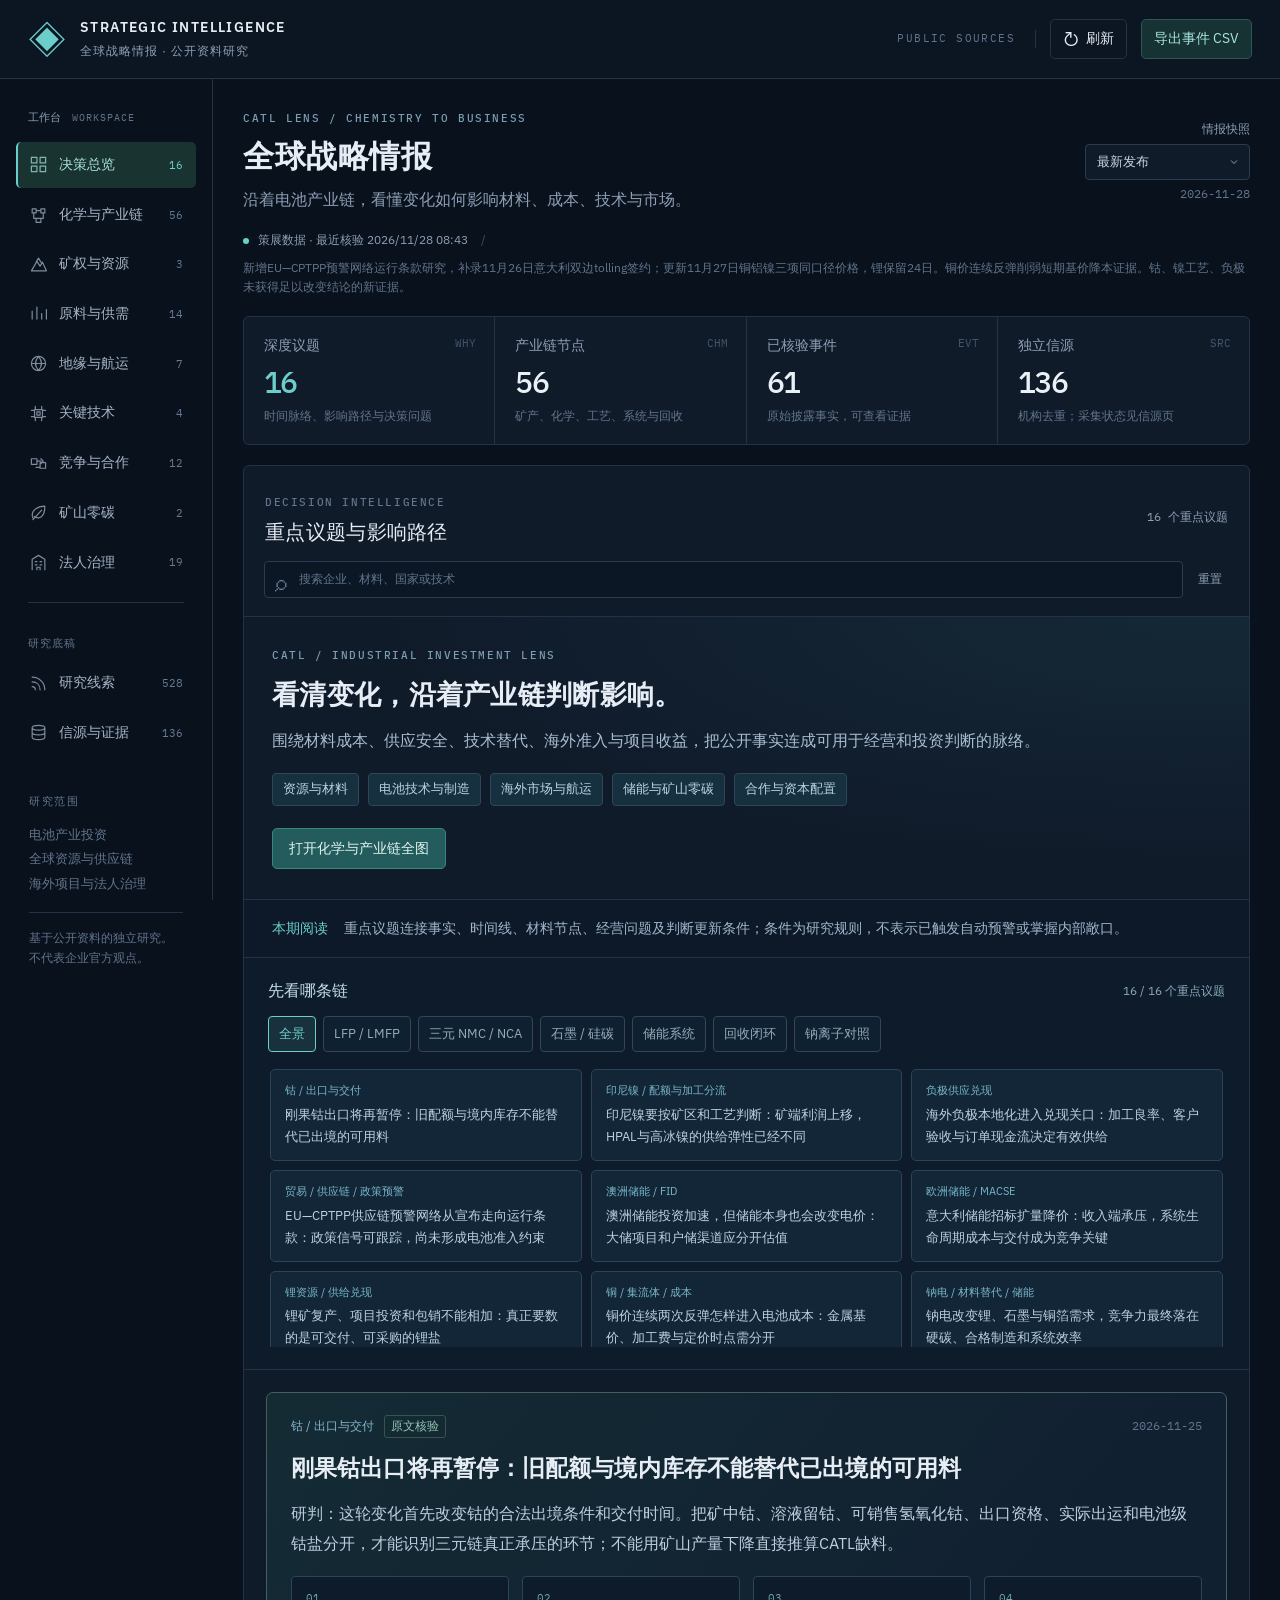
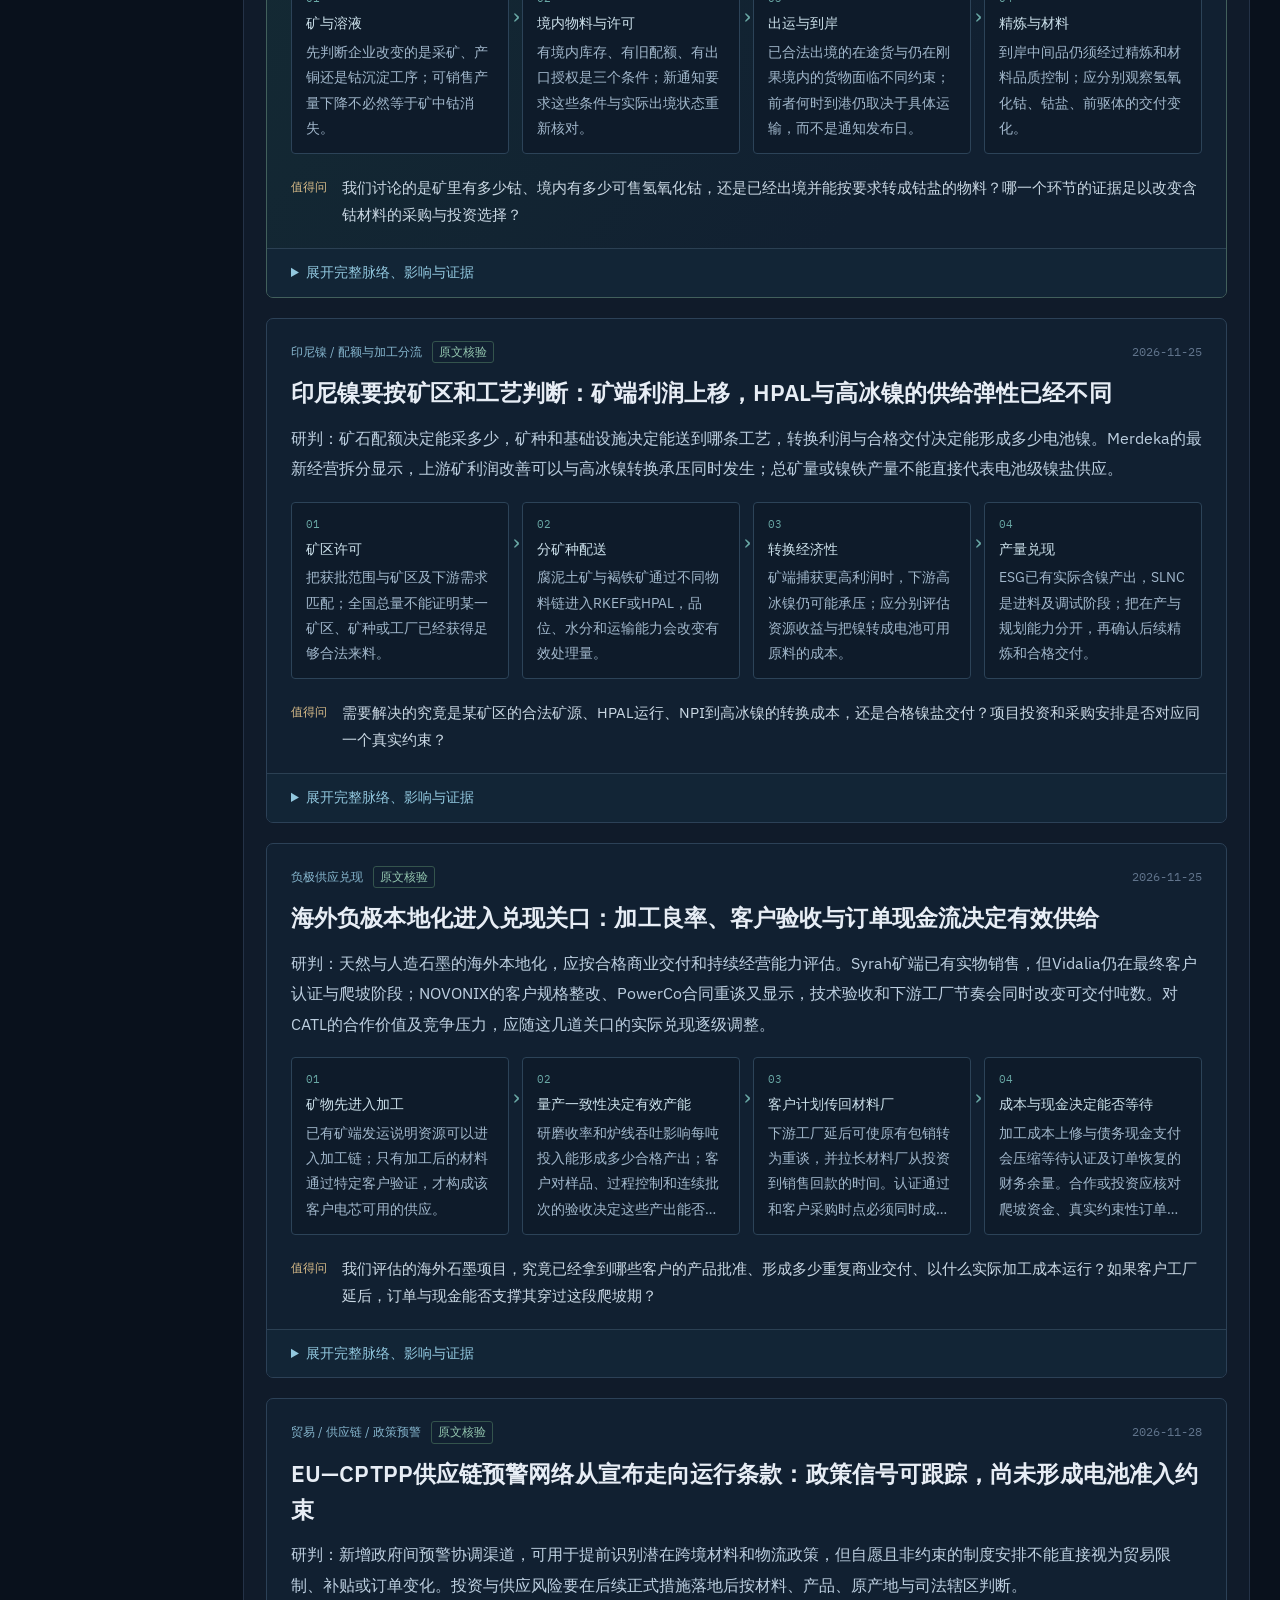
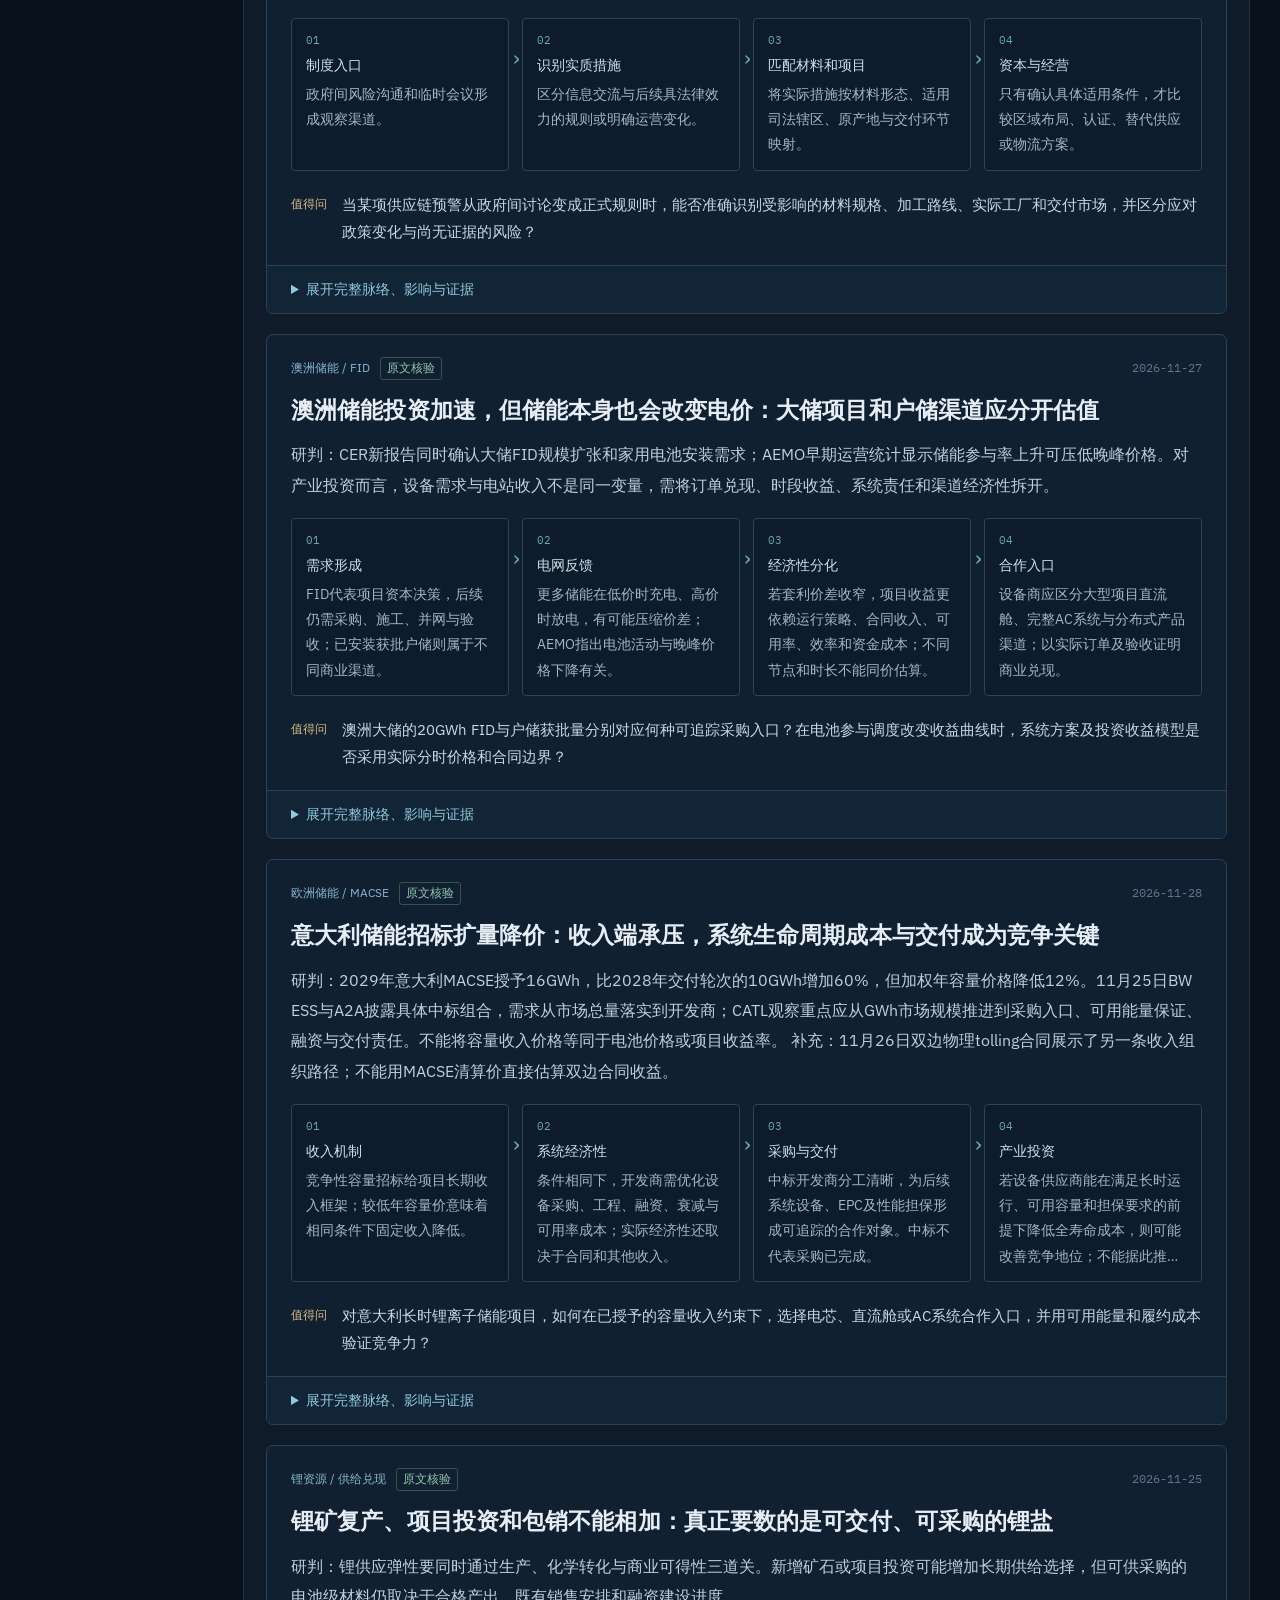
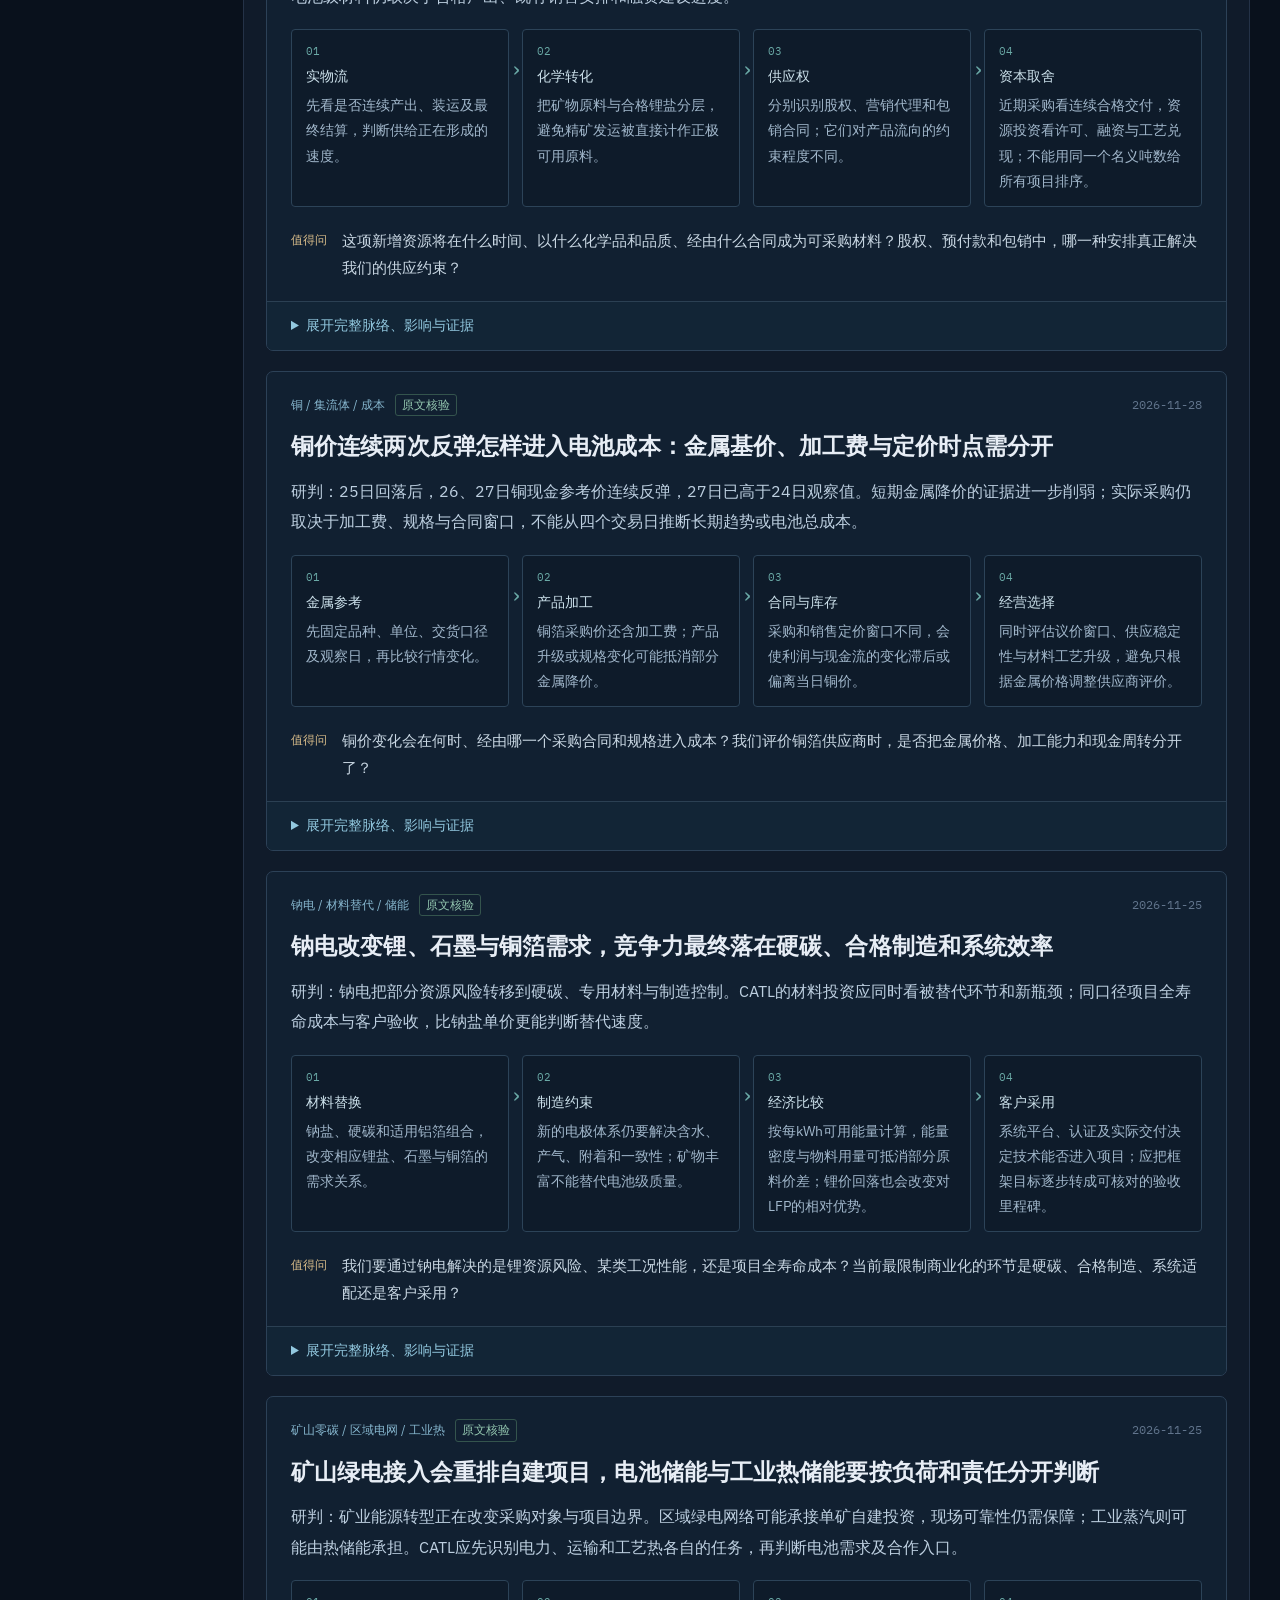
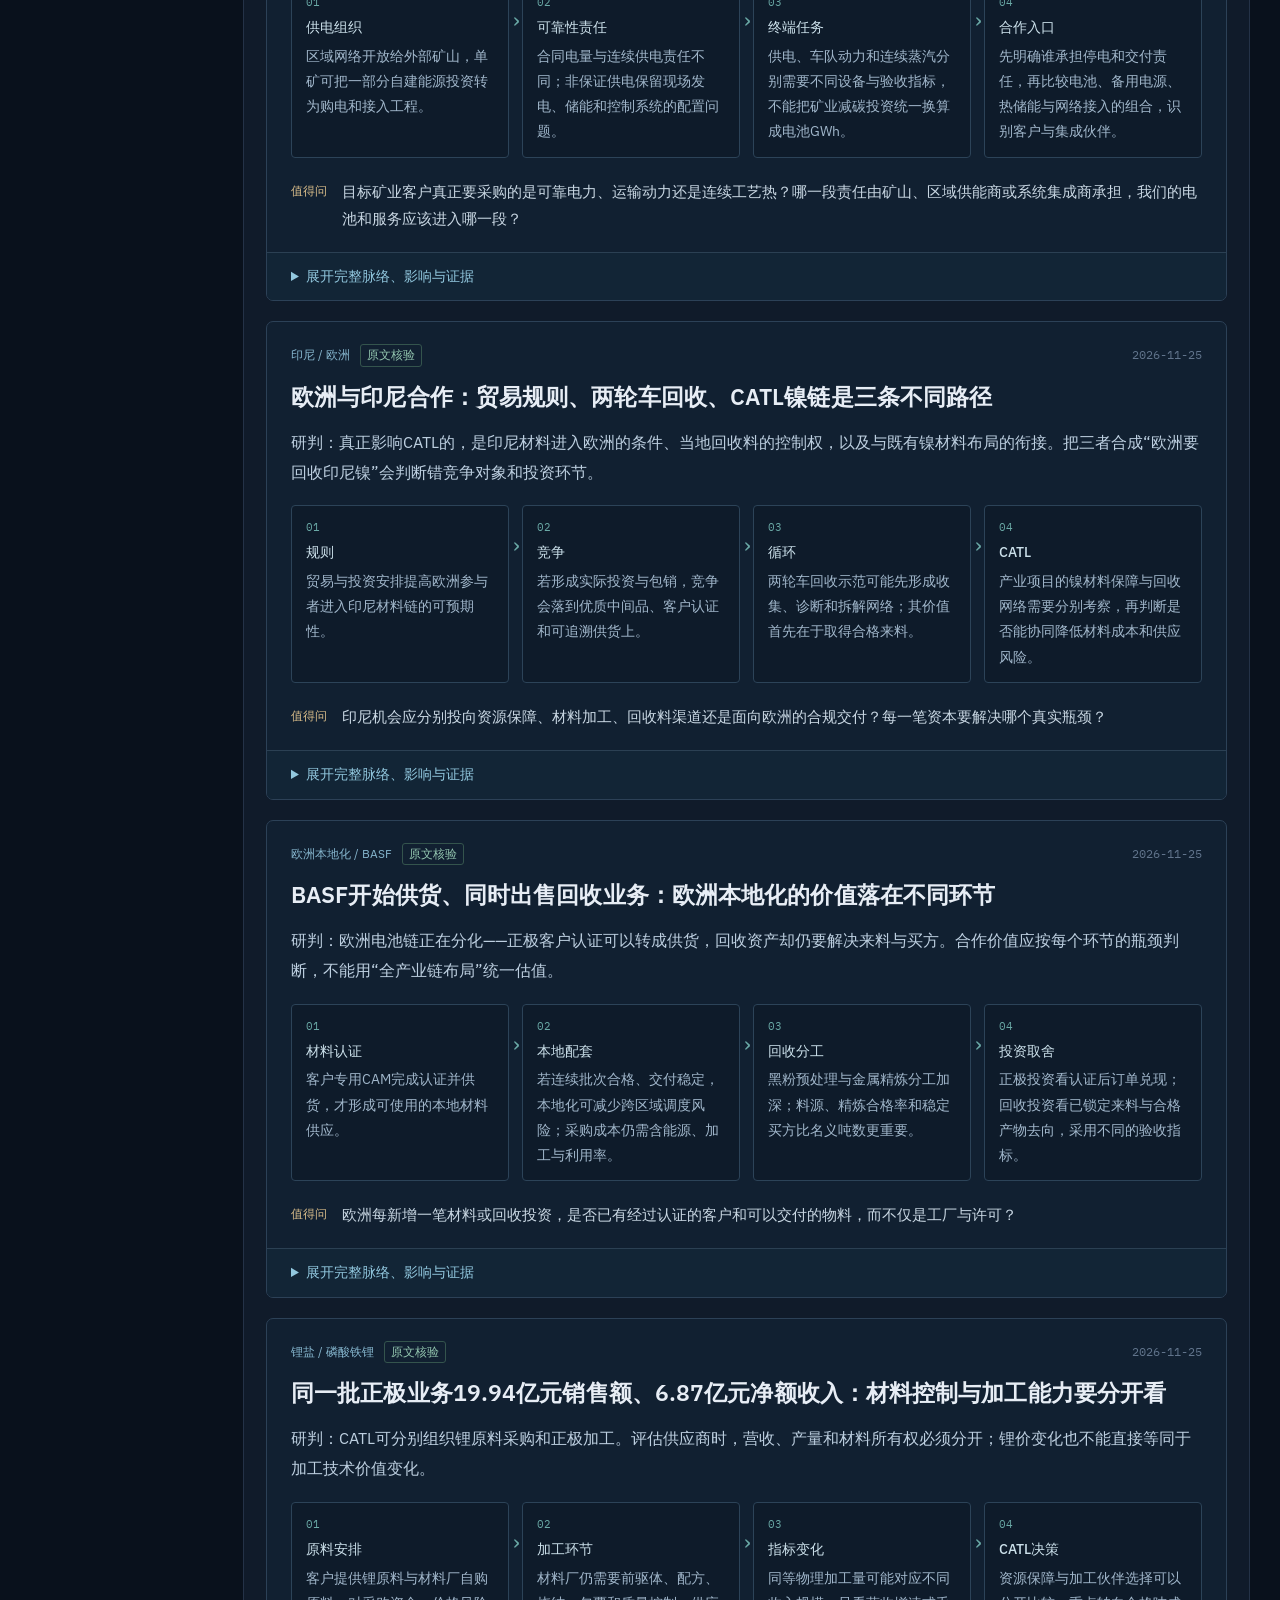
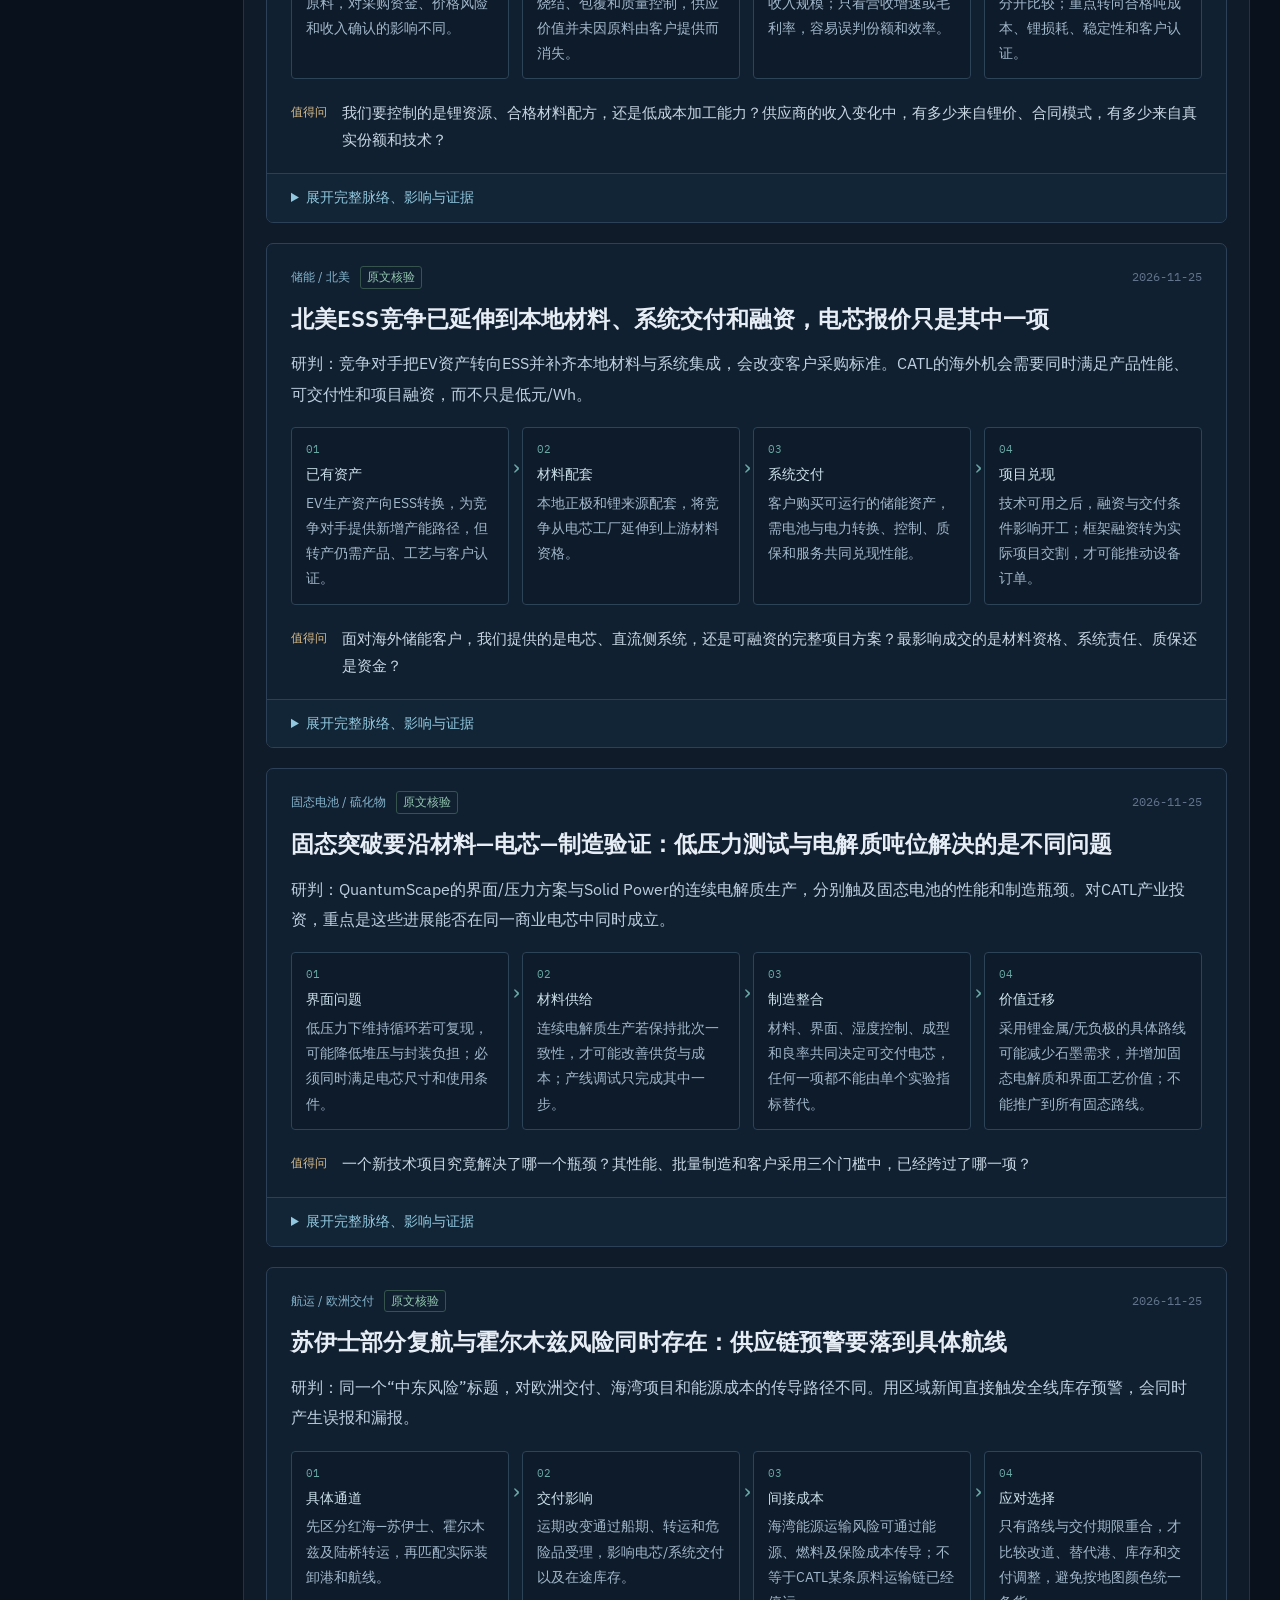
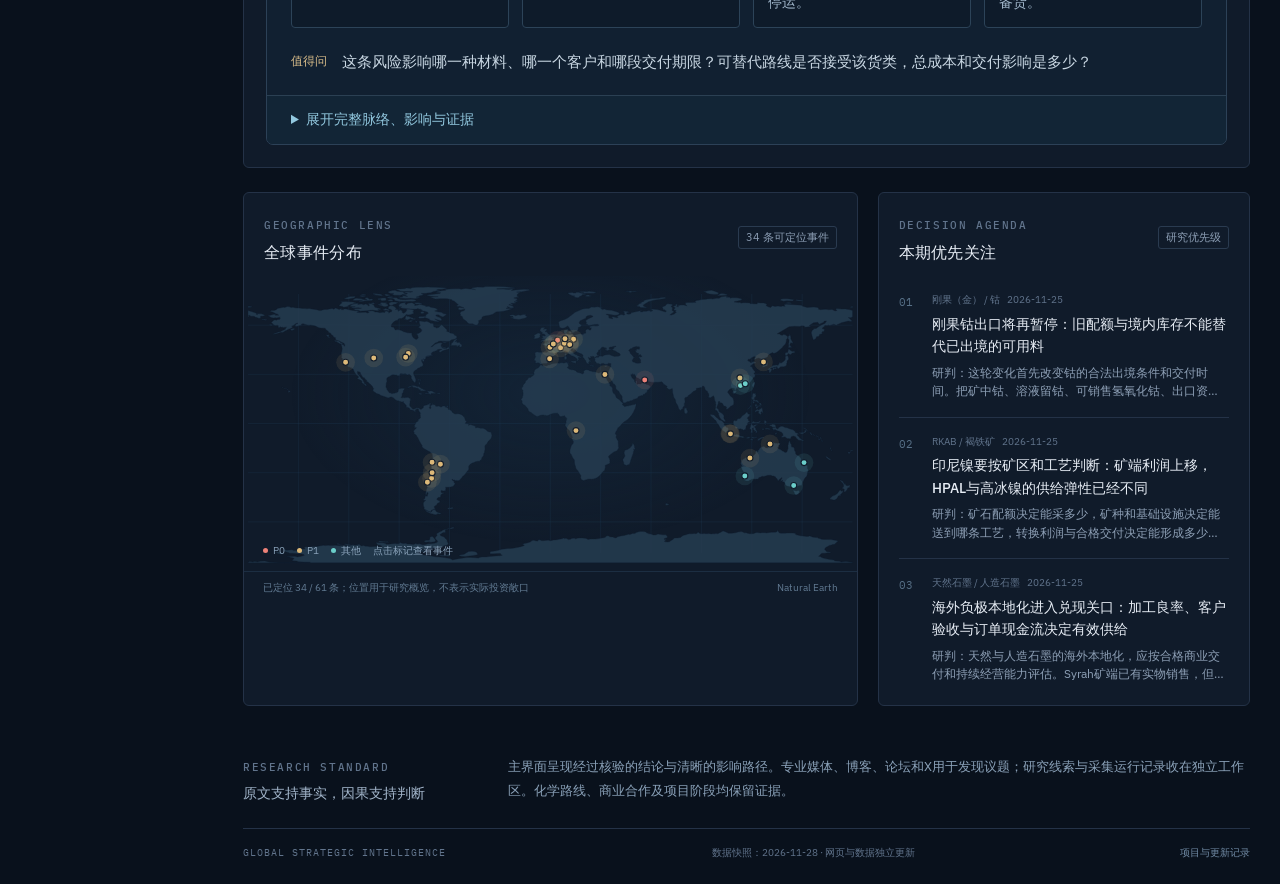
<file: index.html>
<!doctype html>
<html lang="zh-CN">
<head>
  <meta charset="utf-8">
  <meta name="viewport" content="width=device-width,initial-scale=1">
  <meta name="color-scheme" content="dark">
  <meta name="description" content="从宁德时代产业投资视角，连接电池化学、供应链、技术与市场变化。提供可追溯的产业链图谱、合作关系与因果分析。">
  <title>全球战略情报 · Global Strategic Intelligence</title>
  <link rel="icon" href="assets/favicon.svg" type="image/svg+xml">
  <link rel="stylesheet" href="styles.css">
  <link rel="stylesheet" href="intelligence.css">
  <script src="intelligence.js" defer></script>
  <script src="app.js" defer></script>
</head>
<body>
  <a class="skip" href="#main">跳转至内容</a>
  <header class="topbar">
    <a class="brand" href="./" aria-label="全球战略情报首页"><span class="brand-mark" aria-hidden="true">◈</span><span><strong>STRATEGIC INTELLIGENCE</strong><small>全球战略情报 · 公开资料研究</small></span></a>
    <div class="top-actions"><span class="public-label">PUBLIC SOURCES</span><button class="icon-button" id="refresh" title="重新读取最新数据"><span aria-hidden="true">↻</span><span>刷新</span></button><button id="export" class="export-button">导出事件 CSV</button></div>
  </header>
  <div class="app-shell">
    <aside class="sidebar" aria-label="栏目导航">
      <div class="nav-caption">工作台 <span>WORKSPACE</span></div>
      <nav id="sections" class="sections"></nav>
      <div class="sidebar-bottom"><span class="small-kicker">研究范围</span><p>电池产业投资<br>全球资源与供应链<br>海外项目与法人治理</p><div class="sidebar-rule"></div><small>基于公开资料的独立研究。<br>不代表企业官方观点。</small></div>
    </aside>
    <main id="main" class="main">
      <section class="page-head">
        <div><div class="eyebrow">CATL LENS / CHEMISTRY TO BUSINESS</div><h1>全球战略情报</h1><p class="subtitle">沿着电池产业链，看懂变化如何影响材料、成本、技术与市场。</p></div>
        <div class="snapshot-control"><label for="snapshot">情报快照</label><select id="snapshot"><option value="latest">最新发布</option></select><span id="asof" class="mono">正在读取…</span></div>
      </section>
      <div id="notice" class="notice" role="status" hidden></div>
      <div id="freshness" class="freshness"><span class="status-dot"></span><span id="freshness-text">正在读取已发布数据</span><span class="freshness-divider">/</span><span id="scope-note">所有事件保留原始来源</span></div>
      <section id="stats" class="stats" aria-label="快照概览"></section>
      <section class="panel workspace-panel">
        <div class="workspace-top"><div><span class="small-kicker" id="section-kicker">INTELLIGENCE FEED</span><h2 id="section-title">全部战略事件</h2></div><div id="result-count" class="result-count"></div></div>
        <form id="filters" class="filters" role="search">
          <div class="search-wrap"><span aria-hidden="true">⌕</span><input id="search" type="search" autocomplete="off" placeholder="搜索企业、材料、国家或技术" aria-label="搜索情报"></div>
          <select id="category" aria-label="按领域筛选"><option value="">全部领域</option></select>
          <select id="source-mode" aria-label="按信源接入方式筛选" hidden><option value="">全部接入方式</option><option value="auto">自动采集</option><option value="research">检索核验</option><option value="registry">待主体映射</option></select>
          <select id="source-tier" aria-label="按信源类型筛选" hidden><option value="">全部信源类型</option><option value="primary">原始披露</option><option value="research">专业研究</option><option value="media">专业媒体</option><option value="community">论坛社区</option></select>
          <select id="feed-source" aria-label="按采集机构筛选" hidden><option value="">全部采集机构</option></select>
          <select id="priority" aria-label="按研究优先级筛选"><option value="">全部优先级</option><option value="P0">P0 · 优先核实</option><option value="P1">P1 · 重点研究</option><option value="P2">P2 · 持续观察</option></select>
          <select id="evidence" aria-label="按证据筛选"><option value="">全部证据</option><option value="primary">一手披露</option><option value="other">其他 / 待核验</option></select>
          <select id="period" aria-label="按披露时间筛选"><option value="all">全部日期</option><option value="7">快照前7日</option><option value="30">快照前30日</option><option value="90">快照前90日</option></select>
          <button id="reset" type="button" class="reset-button">重置</button>
        </form>
        <div id="content" class="content"><div class="loading-state"><div class="spinner"></div><p>正在读取公开信息快照…</p></div></div>
      </section>
      <section id="overview" class="overview">
        <div class="panel map-panel">
          <div class="panel-head"><div><span class="small-kicker">GEOGRAPHIC LENS</span><h2>全球事件分布</h2></div><span id="map-count" class="tag">公开事件</span></div>
          <div class="world-map"><svg id="map" viewBox="0 0 840 410" role="img" aria-label="已取得地理位置的公开事件分布图"><g id="graticule"></g><g id="land"></g><g id="markers"></g></svg><div class="map-legend"><span><i class="legend-dot red"></i>P0</span><span><i class="legend-dot amber"></i>P1</span><span><i class="legend-dot cyan"></i>其他</span><span>点击标记查看事件</span></div></div>
          <div class="map-foot"><span id="map-note">仅绘制有明确地理坐标的记录</span><span>Natural Earth</span></div>
        </div>
        <div class="panel priorities-panel"><div class="panel-head"><div><span class="small-kicker">DECISION AGENDA</span><h2>本期优先关注</h2></div><span class="tag">研究优先级</span></div><div id="priorities"></div></div>
      </section>
      <section id="research-note" class="research-note"><div><span class="small-kicker">RESEARCH STANDARD</span><h3>原文支持事实，因果支持判断</h3></div><p>主界面呈现经过核验的结论与清晰的影响路径。专业媒体、博客、论坛和X用于发现议题；研究线索与采集运行记录收在独立工作区。化学路线、商业合作及项目阶段均保留证据。</p></section>
      <footer class="footer"><span>GLOBAL STRATEGIC INTELLIGENCE</span><span id="footer-date">公开数据 · 来源可追溯</span><a href="https://github.com/ShawnZUW/Global-Strategic-Intelligence" target="_blank" rel="noopener noreferrer">项目与更新记录</a></footer>
    </main>
  </div>
  <div id="drawer-backdrop" class="drawer-backdrop" hidden></div>
  <aside id="drawer" class="drawer" role="dialog" aria-modal="true" aria-labelledby="drawer-title" hidden><button id="drawer-close" class="drawer-close" aria-label="关闭详情">×</button><div id="drawer-body"></div></aside>
  <noscript><p class="noscript">此页面需要 JavaScript 读取数据。可直接打开 <a href="data/latest.json">最新公开数据 JSON</a>。</p></noscript>
</body>
</html>
</file>
<file: styles.css>
@import url('https://fonts.googleapis.com/css2?family=IBM+Plex+Sans:wght@400;500;600;700&family=IBM+Plex+Mono:wght@400;500;600&display=swap');
:root{--bg:#09111c;--panel:#101b2a;--panel2:#132133;--ink:#e7edf5;--muted:#8d9fb5;--faint:#61748c;--line:#243247;--accent:#6bceca;--blue:#80b7ea;--red:#ed8178;--amber:#ddb979;--font:'IBM Plex Sans',-apple-system,BlinkMacSystemFont,'PingFang SC','Microsoft YaHei',sans-serif;--mono:'IBM Plex Mono',ui-monospace,SFMono-Regular,monospace}
*{box-sizing:border-box}html{scroll-behavior:smooth}body{margin:0;background:var(--bg);color:var(--ink);font-family:var(--font);font-size:16px;line-height:1.55}button,input,select{font:inherit}button,a,input,select{-webkit-tap-highlight-color:transparent}button,a,select{touch-action:manipulation}button{cursor:pointer}button:focus-visible,a:focus-visible,input:focus-visible,select:focus-visible{outline:2px solid var(--accent);outline-offset:3px}a{color:var(--blue);text-decoration:none}a:hover{text-decoration:underline}button{color:var(--ink)}[hidden]{display:none!important}.skip{position:absolute;left:20px;top:-80px;z-index:50;padding:12px;background:var(--accent);color:var(--bg)}.skip:focus{top:10px}.topbar{height:79px;border-bottom:1px solid var(--line);display:flex;align-items:center;justify-content:space-between;padding:0 28px;gap:20px;background:#0c1623;position:sticky;top:0;z-index:15}.brand{display:flex;align-items:center;gap:14px;color:var(--ink);text-decoration:none!important}.brand-mark{font-size:38px;color:var(--accent);line-height:1}.brand strong{display:block;font-size:14px;letter-spacing:1.4px;font-weight:600}.brand small{display:block;color:var(--muted);font-size:12px;letter-spacing:1px;margin-top:3px}.top-actions{display:flex;align-items:center;gap:14px}.public-label{font-family:var(--mono);font-size:11px;letter-spacing:1.4px;color:var(--faint);border-right:1px solid var(--line);padding-right:20px}.icon-button,.export-button{display:flex;align-items:center;gap:7px;border:1px solid var(--line);border-radius:5px;background:transparent;padding:8px 12px;font-size:14px}.icon-button span:first-child{font-size:20px;line-height:1}.icon-button:hover,.export-button:hover{background:var(--panel2);border-color:#456078}.export-button{background:#163232;color:#a9e5df;border-color:#2b5757}.export-button:disabled{cursor:wait;opacity:.5}.app-shell{display:grid;grid-template-columns:213px minmax(0,1fr);max-width:1880px;margin:auto}.sidebar{border-right:1px solid var(--line);padding:30px 16px 22px;position:sticky;top:79px;height:calc(100vh - 79px);display:flex;flex-direction:column}.nav-caption{font-size:13px;color:var(--muted);padding:0 12px 16px}.nav-caption span{font-family:var(--mono);font-size:10px;color:var(--faint);margin-left:8px;letter-spacing:1px}.sections{display:flex;flex-direction:column;gap:4px}.nav-item{width:100%;display:flex;align-items:center;gap:11px;border:0;background:none;padding:12px 13px;border-radius:5px;text-align:left;color:#a6b5c8;font-size:14px;white-space:nowrap}.nav-item .nav-icon{width:19px;height:19px;opacity:.75;flex:0 0 auto}.nav-item .nav-count{margin-left:auto;font:11px var(--mono);color:#647b93}.nav-item:hover{background:#132133;color:var(--ink)}.nav-item.active{background:#193331;color:#a7e2d9;border-left:2px solid var(--accent);padding-left:11px}.nav-item.active .nav-count{color:var(--accent)}.nav-divider{height:1px;background:var(--line);margin:13px 12px}.sidebar-bottom{margin-top:auto;padding:35px 13px 0;color:var(--faint);font-size:13px}.sidebar-bottom p{font-size:13px;line-height:1.9;margin:12px 0}.sidebar-bottom small{font-size:12px;line-height:1.7}.sidebar-rule{height:1px;background:var(--line);margin:15px 0}.main{padding:31px 30px 0;min-width:0}.page-head{display:flex;justify-content:space-between;align-items:center;gap:20px;margin-bottom:22px}.eyebrow,.small-kicker{font-size:10px;font-family:var(--mono);letter-spacing:1.6px;color:var(--faint);font-weight:500}.eyebrow{color:#7a9eb2;font-size:11px;margin-bottom:9px}h1{font-size:31px;line-height:1.3;margin:0;font-weight:600;letter-spacing:.5px}.subtitle{font-size:14px;color:var(--muted);margin:9px 0 0}.snapshot-control{display:flex;flex-direction:column;align-items:flex-end;gap:5px}.snapshot-control label{font-size:12px;color:var(--muted)}.snapshot-control select{min-width:165px;background-color:var(--panel);font-size:13px;padding-top:7px;padding-bottom:7px}.mono{font-family:var(--mono);font-size:12px;color:var(--faint)}.freshness{font-size:12px;color:var(--muted);display:flex;align-items:center;gap:9px;flex-wrap:wrap;margin-bottom:20px;min-height:19px}.status-dot{height:6px;width:6px;border-radius:50%;background:var(--accent);box-shadow:0 0 9px #6bceca26}.freshness-divider{color:#3c5066;margin:0 4px}#scope-note{color:var(--faint)}.notice{font-size:14px;line-height:1.7;background:#3a2b1d;border:1px solid #655036;color:#e5c78e;padding:12px 16px;border-radius:5px;margin-bottom:15px}.stats{display:grid;grid-template-columns:repeat(4,minmax(0,1fr));gap:0;border:1px solid var(--line);background:var(--panel);border-radius:6px;overflow:hidden;margin-bottom:20px;min-height:117px}.stat{padding:17px 22px;border-right:1px solid var(--line);position:relative}.stat:last-child{border-right:0}.stat-label{font-size:13px;color:var(--muted)}.stat-value{font:500 32px/1.25 var(--mono);letter-spacing:-1.6px;color:#eaf1f6;margin:6px 0}.stat-value.accent{color:var(--accent)}.stat-value.amber{color:var(--amber)}.stat-note{font-size:11px;color:var(--faint)}.stat-code{position:absolute;right:18px;top:19px;font:10px var(--mono);color:#41576d}.overview{display:grid;grid-template-columns:minmax(0,1.65fr) minmax(290px,1fr);gap:20px;margin-bottom:23px}.panel{border:1px solid var(--line);background:var(--panel);border-radius:6px;overflow:hidden}.panel-head{display:flex;align-items:center;justify-content:space-between;padding:18px 20px 12px;gap:10px}.panel h2{font-size:16px;letter-spacing:.3px;margin:4px 0 0;font-weight:500}.tag{font-size:11px;line-height:1.6;color:var(--muted);border:1px solid #2a3b50;padding:2px 7px;border-radius:3px;white-space:nowrap}.world-map{position:relative;min-height:230px;background:radial-gradient(ellipse at 50% 40%,#17304766,transparent 60%);padding:0 4px}.world-map svg{width:100%;height:auto;display:block}.world-map #land path{fill:#263d51;stroke:#132437;stroke-width:.5;opacity:.84}.world-map #graticule path{fill:none;stroke:#21405a;stroke-width:.6;opacity:.6}.map-point{cursor:pointer;outline:none}.map-point .halo{opacity:.1}.map-point:hover .halo,.map-point:focus .halo{opacity:.3}.map-point:hover .core,.map-point:focus .core{stroke:white;stroke-width:2}.map-legend{position:absolute;bottom:13px;left:19px;display:flex;gap:12px;flex-wrap:wrap;font-size:10px;color:#8ba3ba;pointer-events:none}.map-legend span{display:flex;align-items:center;gap:5px}.legend-dot{height:5px;width:5px;display:inline-block;border-radius:50%}.legend-dot.red{background:var(--red)}.legend-dot.amber{background:var(--amber)}.legend-dot.cyan{background:var(--accent)}.map-foot{border-top:1px solid #1c2e42;display:flex;align-items:center;justify-content:space-between;gap:10px;padding:8px 19px;font-size:10px;color:#617a92}.priorities-panel{display:flex;flex-direction:column}#priorities{padding:0 20px 5px;flex:1}.priority-item{padding:16px 0;border-bottom:1px solid var(--line);display:grid;grid-template-columns:23px 1fr;gap:10px}.priority-item:last-child{border-bottom:0}.priority-rank{font:11px var(--mono);color:#577087;padding-top:3px}.priority-meta{font-size:10px;color:var(--faint);display:flex;align-items:center;gap:7px;margin-bottom:5px}.priority-title{font-size:14px;color:var(--ink);display:block;background:none;border:0;padding:0;text-align:left;line-height:1.6;font-weight:500}.priority-title:hover{color:var(--accent)}.priority-item p{font-size:12px;color:var(--muted);margin:6px 0 0;display:-webkit-box;-webkit-line-clamp:2;-webkit-box-orient:vertical;overflow:hidden}.priority-label{font:10px var(--mono);font-weight:500}.priority-label.P0{color:var(--red)}.priority-label.P1{color:var(--amber)}.priority-label.P2{color:var(--accent)}.workspace-top{display:flex;justify-content:space-between;align-items:center;padding:20px 21px 14px;gap:15px}.result-count{font-size:12px;color:var(--muted);font-family:var(--mono)}.filters{display:flex;align-items:center;gap:8px;padding:0 20px 18px;flex-wrap:wrap;border-bottom:1px solid var(--line)}input,select{color:#c9d6e5;background:#0c1725;border:1px solid #2b3b50;border-radius:4px;min-height:36px;outline:none}input:hover,select:hover{border-color:#46627c}select{appearance:none;padding:7px 29px 7px 11px;font-size:12px;background-image:url("data:image/svg+xml,%3Csvg xmlns='http://www.w3.org/2000/svg' width='12' height='12' viewBox='0 0 12 12'%3E%3Cpath d='m3 4.5 3 3 3-3' fill='none' stroke='%238d9fb5'/%3E%3C/svg%3E");background-position:right 9px center;background-repeat:no-repeat}.search-wrap{position:relative;min-width:210px;flex:1}.search-wrap span{position:absolute;left:11px;top:3px;font-size:23px;color:#637b94}.search-wrap input{font-size:12px;width:100%;padding:8px 11px 8px 34px}.search-wrap input::placeholder{color:#60758b}.reset-button{background:none;border:0;font-size:12px;color:var(--muted);padding:7px}.reset-button:hover{color:var(--accent)}.event-row{padding:21px;display:grid;grid-template-columns:70px minmax(0,1.4fr) minmax(220px,.9fr);gap:17px;border-bottom:1px solid #223146}.event-row:last-child{border-bottom:0}.event-row:hover{background:#132032}.event-stamp{padding-top:3px}.event-stamp .day{font:17px var(--mono);color:#c0d2e2}.event-stamp .year{font:10px var(--mono);color:var(--faint);margin-top:3px}.event-stamp .priority-label{display:inline-block;margin-top:12px;padding:2px 7px;border:1px solid #2c3b4e;border-radius:3px}.event-meta{display:flex;gap:8px;align-items:center;flex-wrap:wrap;margin-bottom:6px;font-size:11px;color:var(--faint)}.category-chip{color:#8caec2}.evidence-chip{color:#7bb6a8;display:inline-flex;gap:4px;align-items:center;font-size:10px}.evidence-chip.other{color:#b39b78}.event-title{font-size:16px;font-weight:500;line-height:1.55;display:block;padding:0;border:0;text-align:left;background:none;color:#e4edf6}.event-title:hover{color:var(--accent)}.event-summary{color:#91a5bc;font-size:13px;line-height:1.75;margin:9px 0 10px}.event-source{font-size:11px;display:flex;align-items:center;gap:9px;flex-wrap:wrap}.event-source a{color:#739cbb}.event-source .entity{color:#647e98}.event-impact{border-left:1px solid #283b50;padding-left:18px;padding-top:2px}.event-impact .label{font-size:10px;letter-spacing:.8px;color:#79afa9}.event-impact p{margin:6px 0 0;font-size:12px;line-height:1.8;color:#aabacd}.event-detail-link{display:block;background:none;border:0;color:#82b6d2;font-size:11px;padding:10px 0 0}.metrics-inline{display:flex;flex-wrap:wrap;gap:8px;margin:9px 0}.metric-inline{font-size:10px;border:1px solid #263e52;background:#112334;padding:3px 7px;border-radius:3px;color:#94b3cb}.metric-inline b{font-family:var(--mono);font-weight:500;color:#d7e8f6}.empty-state{padding:50px 25px;text-align:center;color:var(--muted)}.empty-state h3{font-size:18px;color:var(--ink);font-weight:500;margin:10px}.empty-state p{font-size:14px;max-width:550px;margin:12px auto;line-height:1.8}.empty-mark{font-size:35px;color:#39536b}.loading-state{padding:60px;text-align:center;color:var(--muted);font-size:14px}.spinner{display:inline-block;width:22px;height:22px;border:2px solid #2e4055;border-top-color:var(--accent);border-radius:50%;animation:spin 1s linear infinite}@keyframes spin{to{transform:rotate(360deg)}}.section-intro{padding:17px 21px;font-size:13px;color:var(--muted);line-height:1.8;border-bottom:1px solid var(--line)}.section-intro strong{font-weight:500;color:#c4d6e5}.data-table-wrap{overflow-x:auto}.data-table{width:100%;border-collapse:collapse;white-space:normal}.data-table th{padding:13px 18px;color:#7790a8;font-size:11px;letter-spacing:.5px;font-weight:500;text-align:left;border-bottom:1px solid var(--line);background:#0d1928;white-space:nowrap}.data-table td{padding:16px 18px;border-bottom:1px solid #213146;font-size:13px;color:#a9bbcf;vertical-align:top}.data-table td:first-child{color:#d5e3ef;font-weight:500}.data-table tr:last-child td{border-bottom:0}.data-table .number{font-family:var(--mono);color:#dbeaf5;white-space:nowrap}.data-table .positive{color:var(--red)}.data-table .negative{color:var(--accent)}.data-table .date{font:11px var(--mono);white-space:nowrap;color:#7a93ac}.data-table a{font-size:12px}.data-table .source-note{max-width:420px;line-height:1.8}.source-status{display:inline-block;font-size:11px;padding:2px 7px;border:1px solid #315249;border-radius:3px;color:#8bcdb6;white-space:nowrap}.source-status.partial{border-color:#655234;color:#d2b879}.source-status.unavailable{border-color:#614444;color:#d6a2a2}.source-status.unknown{border-color:#35475a;color:#7e96ad}.category-overview{display:grid;grid-template-columns:repeat(auto-fit,minmax(170px,1fr));gap:12px;padding:19px 21px;border-bottom:1px solid var(--line)}.distribution-item{font-size:12px;min-width:0}.distribution-head{display:flex;justify-content:space-between;gap:10px;color:var(--muted);margin-bottom:6px}.distribution-head b{font:12px var(--mono);color:var(--ink)}.distribution-track{height:3px;background:#23354a}.distribution-track span{display:block;height:100%;background:#558d9e}.research-note{display:grid;grid-template-columns:260px 1fr;gap:25px;padding:24px 0;align-items:center}.research-note h3{font-size:14px;margin:5px 0 0;font-weight:500;color:#a2b5ca}.research-note p{font-size:12px;line-height:1.8;color:#657e97;margin:0}.footer{border-top:1px solid var(--line);display:flex;justify-content:space-between;gap:15px;flex-wrap:wrap;padding:16px 0 23px;font-size:10px;color:var(--faint)}.footer>span:first-child{font-family:var(--mono);letter-spacing:1px}.footer a{color:#718ba5}.drawer-backdrop{position:fixed;inset:0;background:#030a12aa;z-index:30;backdrop-filter:blur(3px)}.drawer{position:fixed;right:0;top:0;bottom:0;width:min(650px,94vw);background:#101d2c;border-left:1px solid #334d63;z-index:31;overflow-y:auto;padding:38px 35px;box-shadow:-20px 0 70px #0005}.drawer-close{position:absolute;top:14px;right:17px;width:35px;height:35px;border:1px solid var(--line);background:#18293c;border-radius:50%;font-size:25px;line-height:1}.drawer-head{padding-top:14px}.drawer h2{font-size:24px;line-height:1.6;letter-spacing:.2px;margin:15px 0 20px}.drawer-section{border-top:1px solid var(--line);padding:19px 0}.drawer-section h3{font-size:12px;color:var(--accent);letter-spacing:.7px;font-weight:500;margin:0 0 10px}.drawer-section p{font-size:15px;line-height:1.9;color:#b4c5d8;margin:0;white-space:pre-line}.drawer-section a{word-break:break-word;font-size:13px}.detail-grid{display:grid;grid-template-columns:1fr 1fr;gap:17px;padding:15px 0 22px}.detail-grid dt{font-size:11px;color:#6e89a2;margin-bottom:5px}.detail-grid dd{font-size:13px;color:#c0d4e5;margin:0;word-break:break-word}.drawer-note{padding:12px 14px;background:#192b3b;border-radius:4px;font-size:12px;color:#879db5;line-height:1.8;margin-top:15px}.drawer-metrics{display:grid;grid-template-columns:repeat(2,1fr);gap:10px;margin:15px 0}.drawer-metric{border:1px solid #2d465b;border-radius:4px;padding:13px}.drawer-metric small{display:block;color:#6c8ba4;font-size:11px}.drawer-metric b{display:block;font:500 22px var(--mono);color:#a2d2e7;margin-top:4px}.noscript{padding:20px;background:#352a1b;color:#e9c58f}.archive-label{color:var(--amber)}
@media(min-width:1550px){.main{padding:36px 40px 0}.overview{grid-template-columns:minmax(0,1.85fr) minmax(340px,1fr)}.world-map{max-height:350px;overflow:hidden}.world-map svg{height:342px}.event-row{grid-template-columns:85px minmax(0,1.45fr) minmax(260px,1fr)}}
@media(max-width:1220px){.app-shell{grid-template-columns:187px minmax(0,1fr)}.sidebar{padding-left:10px;padding-right:10px}.nav-item{font-size:13px}.main{padding:25px 21px 0}.overview{grid-template-columns:minmax(0,1.45fr) minmax(270px,1fr)}.stat{padding:17px}.stat-code{display:none}.stat-value{font-size:29px}.filters{gap:6px}.filters select{font-size:11px}.search-wrap{min-width:220px}.event-row{grid-template-columns:60px minmax(0,1fr);gap:14px}.event-impact{grid-column:2;border-left:0;border-top:1px solid #27394c;padding:10px 0 0}.event-impact p{font-size:12px;margin-top:4px}.event-detail-link{display:inline;margin-left:10px}.research-note{grid-template-columns:200px 1fr}.world-map{padding-top:14px;padding-bottom:14px}.priority-item{padding:12px 0}}
@media(max-width:960px){.app-shell{display:block}.sidebar{position:relative;top:0;height:auto;display:block;border-right:0;border-bottom:1px solid var(--line);padding:10px 18px;background:#0d1725}.nav-caption,.sidebar-bottom,.nav-divider{display:none}.sections{flex-direction:row;overflow-x:auto;gap:6px;scrollbar-width:thin;scrollbar-color:#284054 transparent}.nav-item{width:auto;padding:9px 12px;font-size:13px}.nav-item.active{border-left:0;padding-left:12px;border-bottom:2px solid var(--accent)}.nav-icon{display:none}.nav-count{font-size:10px!important}.main{padding:23px 23px 0}.overview{grid-template-columns:minmax(0,1.3fr) minmax(270px,1fr)}.topbar{padding:0 22px}.public-label{display:none}.topbar{height:72px}.filters select{font-size:12px}.stat-value{font-size:28px}}
@media(max-width:720px){.topbar{padding:0 15px;height:66px;gap:10px}.brand{gap:8px}.brand-mark{font-size:29px}.brand strong{font-size:10px;letter-spacing:1px}.brand small{font-size:10px;letter-spacing:0}.top-actions{gap:6px}.export-button{padding:7px 8px;font-size:11px}.icon-button{padding:7px 8px;font-size:11px}.icon-button span:last-child{display:none}.main{padding:21px 15px 0}.sidebar{padding:8px 10px}.nav-item{font-size:12px;gap:6px}.page-head{align-items:flex-start;margin-bottom:16px;gap:10px}.eyebrow{font-size:8px;letter-spacing:1px}h1{font-size:26px}.subtitle{font-size:12px;max-width:240px;line-height:1.7}.snapshot-control{gap:5px}.snapshot-control label{font-size:10px}.snapshot-control select{min-width:110px;width:110px;font-size:11px;min-height:31px;padding-left:8px}.snapshot-control .mono{font-size:10px}.freshness{font-size:10px;gap:6px;margin-bottom:15px}.freshness-divider{display:none}#scope-note{flex-basis:100%;margin-left:12px}.stats{grid-template-columns:repeat(2,minmax(0,1fr));margin-bottom:15px}.stat{padding:15px 17px}.stat:nth-child(2){border-right:0}.stat:nth-child(-n+2){border-bottom:1px solid var(--line)}.stat-label{font-size:12px}.stat-value{font-size:28px}.stat-note{font-size:10px}.overview{grid-template-columns:1fr;gap:15px}.world-map{min-height:190px;padding:0}.world-map svg{max-height:300px}.panel-head{padding:16px 17px 8px}.panel h2{font-size:15px}.priorities-panel .panel-head{padding-bottom:3px}#priorities{padding:0 17px 5px}.priority-item{grid-template-columns:22px 1fr;padding:13px 0}.priority-title{font-size:14px}.priority-item p{font-size:12px;-webkit-line-clamp:2}.priority-meta{font-size:11px}.workspace-top{padding:18px 17px 13px}.filters{padding:0 16px 15px;gap:7px}.search-wrap{flex-basis:100%;min-width:0}.search-wrap input{font-size:14px;min-height:40px}.filters select{font-size:11px;flex:1;min-width:calc(33.33% - 8px);padding-right:23px}.filters #category{min-width:calc(50% - 8px)}.filters #priority{min-width:calc(50% - 8px)}.filters .reset-button{font-size:11px}.event-row{padding:18px 16px;grid-template-columns:1fr;gap:10px;position:relative}.event-stamp{display:flex;gap:6px;align-items:center;padding:0}.event-stamp .day{font-size:12px}.event-stamp .year{font-size:10px;margin-top:0}.event-stamp .priority-label{margin:0 0 0 auto;font-size:10px;padding:1px 6px}.event-meta{font-size:11px}.event-title{font-size:16px;line-height:1.65}.event-summary{font-size:13px}.event-impact{grid-column:1}.event-impact p{font-size:12px;line-height:1.85}.event-source{font-size:11px}.event-detail-link{display:block;margin-left:0;font-size:12px;padding-top:8px}.research-note{display:block;padding:21px 2px}.research-note p{font-size:12px;margin-top:9px}.footer{font-size:10px;justify-content:flex-start;gap:8px 20px}.footer>span:first-child{flex-basis:100%}.drawer{width:100vw;padding:35px 24px}.drawer h2{font-size:22px}.drawer-section p{font-size:15px}.data-table td,.data-table th{padding:13px 15px;font-size:12px}.data-table{min-width:560px}.data-table .date{font-size:11px}.category-overview{padding:15px;grid-template-columns:1fr 1fr;gap:13px}.section-intro{padding:14px 16px;font-size:12px}.small-kicker{font-size:9px}.map-foot{font-size:9px}.notice{font-size:12px;padding:10px 13px}.result-count{font-size:11px}.tag{font-size:10px}}
@media(prefers-reduced-motion:reduce){*{scroll-behavior:auto!important;animation:none!important;transition:none!important}}
.source-totals{display:grid;grid-template-columns:repeat(3,1fr);gap:1px;background:var(--line);border-block:1px solid var(--line)}.source-total{background:var(--panel);padding:16px 22px;display:flex;gap:14px;align-items:center}.source-total strong{font:26px var(--mono);color:var(--accent)}.source-total span{font-size:13px;color:var(--muted)}.coverage-chips{display:flex;flex-wrap:wrap;gap:8px;padding:18px 20px;border-bottom:1px solid var(--line)}.coverage-chip{background:var(--panel2);border:1px solid var(--line);border-radius:4px;color:var(--muted);padding:6px 10px;font-size:12px}.coverage-chip.active{border-color:var(--accent);color:var(--accent)}.catalog-table{min-width:940px}.catalog-table td{vertical-align:top;white-space:normal;line-height:1.7}.catalog-table td:first-child{min-width:170px}.catalog-table td:last-child{min-width:240px}.source-country{font-size:12px;color:var(--faint);margin-top:6px}.source-note small{display:block;font-size:11px;color:var(--faint);margin-top:5px;white-space:normal}.catalog-mode{display:inline-block;padding:2px 6px;border-radius:3px;margin-bottom:6px;font-size:11px;border:1px solid var(--line);color:var(--muted)}.catalog-mode.auto{border-color:#285954;color:var(--accent)}.catalog-mode.registry{border-color:#675438;color:var(--amber)}.source-limit{border-top:1px solid #24324755;padding-top:5px}.audit-details{border-block:1px solid var(--line);margin:0}.audit-details>summary{padding:15px 21px;cursor:pointer;font-size:13px;color:var(--blue);background:#101d2d}.citation-list{padding:15px 21px;display:grid;grid-template-columns:repeat(2,minmax(0,1fr));gap:16px}.citation-list small{display:block;color:var(--faint);font-size:11px;margin-top:5px}.more-button{display:block;margin:22px auto;padding:10px 24px;border:1px solid var(--line);background:var(--panel2);color:var(--accent);border-radius:4px;font-size:13px}@media(max-width:650px){.source-total{padding:12px 10px;display:block}.source-total strong{font-size:23px;display:block}.source-total span{font-size:10px}.coverage-chips{padding:12px;gap:5px}.coverage-chip{font-size:10px;padding:5px 7px}.citation-list{grid-template-columns:1fr}.catalog-table td{font-size:12px}}
.feed-item{padding:20px 21px;border-bottom:1px solid var(--line)}.feed-item:last-child{border-bottom:0}.feed-title{color:#d4e3ef;font-size:15px;line-height:1.75;display:inline-block;margin:4px 0}.feed-title:hover{color:var(--accent)}.feed-dates{font-size:11px;color:var(--faint);margin-top:8px}.source-address{font-size:11px!important;color:var(--faint)!important;word-break:break-all;margin-top:10px!important}.drawer-section>a{display:block;margin:5px 0}
/* Prices keep observation dates and material transmission visible. */
.price-table{min-width:1050px}
.price-table td{vertical-align:top}
.price-table .price-transmission{min-width:230px;max-width:330px}
.price-transmission p{margin:0 0 8px;line-height:1.7}
.price-transmission .event-story-link{display:block;margin:6px 0}
.price-history{margin:20px 0}
</file>
<file: intelligence.css>
/* Industry analysis: readable narrative, focused detail, explicit evidence. */
.risk-transmission{padding:24px}
.risk-intro h3{margin:0 0 9px;font-size:22px;font-weight:600;line-height:1.55;color:#d5e6ef}
.risk-intro p{font-size:15px;line-height:1.9;color:#9fb9cc;margin:0 0 18px;max-width:980px}
.risk-intro .risk-scope{font-size:12px;color:#7f9fb4;margin-top:-7px}
.risk-route-filters{display:flex;flex-wrap:wrap;gap:7px;margin-bottom:20px}
.risk-layout{display:grid;grid-template-columns:minmax(200px,260px) minmax(0,1fr);gap:20px;align-items:start}
.risk-menu{min-width:0;border:1px solid #2c455a;border-radius:6px;background:#0e1e2e;overflow:hidden}
.risk-menu-heading{display:flex;align-items:center;justify-content:space-between;gap:12px;padding:13px 15px;border-bottom:1px solid #2c455a;color:#91b3c9;font-size:12px}
.risk-menu-heading strong{font-size:13px;font-weight:500;color:#bbd4e2}
.risk-menu-items{display:grid;gap:7px;padding:9px;max-height:650px;overflow:auto;scrollbar-width:thin;scrollbar-color:#416479 #0d1b28}
.risk-material{padding:11px 12px;text-align:left;min-width:0;border:1px solid #2a4053;border-radius:5px;background:#112638;color:#c6dce8;display:flex;flex-direction:column;gap:4px}
.risk-material strong{font-size:14px;line-height:1.6;font-weight:500}
.risk-material>span{font-size:12px;line-height:1.7;color:#8eacbf;display:-webkit-box;-webkit-line-clamp:2;-webkit-box-orient:vertical;overflow:hidden}
.risk-material.active{border-color:#64aaa4;background:#1a3a40}
.risk-material.active strong{color:#b3ece0}
.risk-material:hover,.risk-material:focus-visible{border-color:#8dc9c5;outline:2px solid transparent}
.risk-detail{border:1px solid #355066;border-radius:6px;background:#122536;padding:22px;min-width:0;scroll-margin-top:100px;outline:none}
.risk-detail:focus-visible{outline:2px solid #6bceca;outline-offset:3px}
.risk-detail-heading{border-bottom:1px solid #304a5e;padding-bottom:17px;margin-bottom:20px}
.risk-detail-heading h3{font-size:24px;line-height:1.5;margin:9px 0;color:#d9edf3}
.risk-forms{font-family:var(--mono);font-size:14px;color:#91c7d5;line-height:1.8;margin:6px 0 12px}
.risk-route-labels{display:flex;flex-wrap:wrap;gap:7px}
.risk-route-labels span{font-size:11px;line-height:1.7;border:1px solid #3a5367;background:#173244;border-radius:3px;padding:2px 7px;color:#a9c8d8}
.risk-effects{display:grid;grid-template-columns:1fr 1fr;gap:18px}
.risk-effects .risk-effect{margin-bottom:20px}
.risk-detail .risk-boundary{border-left:3px solid #927c59;background:#302b2044;padding:12px 16px;border-radius:0 4px 4px 0}
.risk-detail .risk-boundary h4{color:#d5be93}
.risk-detail .risk-decision{background:#173b3866;border:1px solid #355951;padding:15px 16px;border-radius:5px}
.risk-node-section,.risk-related{margin-top:21px}
.risk-node-section h4,.risk-related h4{font-size:14px;line-height:1.7;font-weight:500;color:#8bd0c9;margin:0 0 11px}
.risk-node-links{display:flex;flex-wrap:wrap;gap:8px}
.risk-node-link{font-size:13px;line-height:1.6;color:#aed5e4;background:#153245;border:1px solid #3b5d73;border-radius:4px;padding:7px 10px;text-align:left}
.risk-node-link:hover,.risk-node-link:focus-visible{border-color:#6bceca;color:#d4f1eb}
.risk-empty{padding:25px;color:#9fb9cc;font-size:15px;line-height:1.9}
.checkpoint-list{display:grid;gap:14px}
.checkpoint-card{border:1px solid #355166;border-radius:6px;padding:17px;background:#102436}
.checkpoint-card h5{font-size:16px;line-height:1.6;font-weight:500;margin:0 0 13px;color:#d0e5ee}
.checkpoint-label{display:block;font-size:12px;line-height:1.7;color:#89bbc9;font-weight:500;margin-bottom:5px}
.checkpoint-current{padding-bottom:13px}
.checkpoint-conditions{display:grid;grid-template-columns:1fr 1fr;gap:12px}
.checkpoint-condition{padding:12px;border:1px solid #30485b;border-radius:4px;background:#0d1c2b}
.checkpoint-condition.strengthen{border-top:2px solid #5b9c8c}
.checkpoint-condition.weaken{border-top:2px solid #b09b78}
.checkpoint-condition.weaken .checkpoint-label{color:#cbb893}
.checkpoint-use{margin-top:13px;padding-top:13px;border-top:1px solid #30495b}
.checkpoint-card .checkpoint-current p,.checkpoint-card .checkpoint-condition p,.checkpoint-card .checkpoint-use p{font-size:14px;line-height:1.85;margin:0;color:#afc6d7}
@media(max-width:1250px){.risk-layout{grid-template-columns:220px minmax(0,1fr);gap:15px}.risk-effects{grid-template-columns:1fr;gap:0}.risk-detail{padding:19px}}
@media(max-width:850px){.risk-layout{grid-template-columns:1fr}.risk-menu-items{grid-template-columns:repeat(2,minmax(0,1fr));max-height:260px}.risk-menu-heading{padding:11px 14px}.risk-material>span{-webkit-line-clamp:1}}
@media(max-width:720px){.risk-transmission{padding:17px 14px}.risk-intro h3{font-size:20px}.risk-intro p{font-size:14px}.risk-detail{padding:17px;scroll-margin-top:80px}.risk-detail-heading h3{font-size:22px}.risk-detail .intel-block p,.risk-detail .intel-facts{font-size:14px}.risk-material{padding:9px}.risk-material strong{font-size:13px}.risk-material>span{font-size:11px}.risk-node-link{font-size:12px}.checkpoint-card{padding:14px}.checkpoint-card h5{font-size:15px}.checkpoint-conditions{grid-template-columns:1fr}.checkpoint-card .checkpoint-current p,.checkpoint-card .checkpoint-condition p,.checkpoint-card .checkpoint-use p{font-size:13px}}
@media print{.risk-route-filters,.risk-menu{display:none!important}.risk-layout{display:block}.risk-detail{border:1px solid #8aa3ad}.checkpoint-card{break-inside:avoid}}
.decision-navigation{padding:20px 24px 22px;border-bottom:1px solid var(--line);background:#0d1b2a}
.decision-navigation-heading{display:flex;align-items:center;justify-content:space-between;gap:16px;margin-bottom:13px}
.decision-navigation-heading h3{margin:0;font-size:16px;font-weight:500;color:#c4dce7}
.decision-navigation-count{font-size:12px;color:#8ca9bd}
.decision-route-filters{display:flex;flex-wrap:wrap;gap:7px;margin-bottom:15px}
.decision-jump-grid{display:grid;grid-template-columns:repeat(3,minmax(0,1fr));gap:9px;max-height:280px;overflow:auto;scrollbar-width:thin;scrollbar-color:#416479 #0d1b28;padding:2px}
.decision-jump{border:1px solid #2c4458;background:#122638;border-radius:5px;padding:12px 14px;text-align:left;display:flex;flex-direction:column;gap:5px;min-width:0}
.decision-jump:hover,.decision-jump:focus-visible{border-color:#72b7b4;background:#17343f;outline:2px solid transparent}
.decision-jump-domain{font-size:11px;line-height:1.5;color:#79b7c7}
.decision-jump-title{font-size:13px;line-height:1.7;color:#bbd1e0;display:-webkit-box;-webkit-line-clamp:2;-webkit-box-orient:vertical;overflow:hidden}
.insight-card{scroll-margin-top:100px;outline:none}
.insight-card:focus-visible{outline:2px solid #6bceca;outline-offset:3px}
.observation-table{min-width:690px;table-layout:fixed}
.signal-table.observation-table th:first-child,.signal-table.observation-table td:first-child{width:27%}
.signal-table.observation-table th:nth-child(2),.signal-table.observation-table td:nth-child(2){width:25%}
.observation-table td p{font-size:14px;line-height:1.8;margin:0}
.observation-table .signal-decision{margin-top:9px;color:#afd5cf}
.signal-decision strong{font-weight:500;color:#8bc8bc}
.observation-frequency{display:block;color:#86a7bd;font-size:12px;margin-top:7px}
.observation-evidence .inline-refs{margin:7px 0 0}
.node-related-stories{border-top:1px solid #304b5e;margin-top:20px;padding-top:17px}
.node-related-stories h4{font-size:14px;color:#8bd0c9;font-weight:500;margin:0 0 11px}
.node-story-link{display:flex;flex-direction:column;gap:5px;width:100%;border:1px solid #345268;background:#0e2131;color:#bed6e2;border-radius:5px;padding:12px 14px;text-align:left;margin:9px 0}
.node-story-link span{color:#80b8c7;font-size:12px}
.node-story-link strong{font-size:14px;font-weight:500;line-height:1.7}
.node-story-link:hover,.node-story-link:focus-visible{border-color:#6bceca;background:#17333e}
@media(max-width:1100px){.decision-jump-grid{grid-template-columns:repeat(2,minmax(0,1fr))}}
@media(max-width:720px){.decision-navigation{padding:17px 16px}.decision-navigation-heading h3{font-size:15px}.decision-navigation-count{font-size:11px}.decision-jump-grid{grid-template-columns:1fr;max-height:270px}.decision-jump{padding:10px 12px}.decision-jump-title{font-size:13px}.insight-card{scroll-margin-top:80px}.observation-table td p{font-size:13px}}
@media print{.decision-navigation{display:none!important}.node-story-link{border-color:#8aa3ad;color:#23404b}}
.story-drawer{width:min(900px,96vw)}.story-drawer .story-detail{padding:12px 0}.story-drawer .insight-thesis{margin:0 0 20px}.timeline-stage{font-size:11px;color:#6d91a8;border:1px solid #2d465b;border-radius:3px;padding:2px 6px}.material-exposure{min-width:700px}.material-exposure td:first-child{width:20%}.material-exposure th:first-child{width:20%}#main{scroll-margin-top:95px}
.inline-refs{display:inline-flex;gap:5px;margin-left:6px;font-family:var(--mono);font-size:11px;vertical-align:baseline;flex-wrap:wrap}.inline-refs a{color:#74b6cb}.evidence-context{padding:11px 14px;background:#153135;border:1px solid #315155;border-radius:4px;color:#a5ccc9;font-size:13px;line-height:1.8;margin-bottom:22px}.structure-provenance{margin:0 24px 20px;font-size:13px;color:#87b9cf}.structure-provenance>summary{cursor:pointer}.node-connections{border-top:1px solid #304b5e;padding-top:16px}.node-connections h4{font-size:14px;color:#8bd0c9;font-weight:500}.node-connections ul{display:grid;grid-template-columns:1fr 1fr;gap:9px 30px;padding-left:20px;font-size:13px;color:#9db8cb;line-height:1.8}@media(max-width:720px){.node-connections ul{grid-template-columns:1fr}.structure-provenance{margin:0 17px 18px}}
.route-thesis{font-size:14px;color:#adccda;line-height:1.8;margin:0 23px 14px;padding:12px 15px;background:#18323e;border-left:3px solid #5baaa7}.chain-logic-grid{display:grid;gap:20px;padding:24px}.chain-logic-card{border:1px solid #2f4b5e;border-radius:6px;padding:23px;background:#122536}.chain-logic-card>h3{font-size:21px;line-height:1.55;margin:9px 0 15px}.logic-thesis{font-size:16px;color:#bfd9e2;line-height:1.9}.chain-logic-card .cause-chain{grid-template-columns:repeat(auto-fit,minmax(170px,1fr))}@media(max-width:720px){.chain-logic-grid{padding:15px}.chain-logic-card{padding:17px}.chain-logic-card>h3{font-size:19px}.chain-logic-card .cause-chain{grid-template-columns:1fr 1fr}.logic-thesis{font-size:15px}.route-thesis{margin:0 14px 12px;font-size:13px}}
.main{max-width:1920px;margin:0 auto;width:100%}.subtitle{font-size:16px;line-height:1.75;max-width:760px}.page-head{margin-bottom:18px}.freshness{font-size:12px}.stat-label{font-size:14px}.stat-note{font-size:12px;line-height:1.6}.stat-value{font-size:30px}.stat{padding:18px 20px}.workspace-panel{overflow:visible}.workspace-top{padding-top:22px}.workspace-panel>.content{border-radius:0 0 6px 6px;overflow:hidden}.workspace-panel h2{font-size:20px}.research-note{grid-template-columns:240px 1fr}.research-note p{font-size:13px;color:#8aa1b8}.overview{margin-top:24px}.nav-caption,.small-kicker{font-size:11px}.nav-count{font-size:11px}.nav-item{font-size:14px}.nav-secondary-title{padding:15px 12px 4px;font-size:11px;color:var(--faint);letter-spacing:1px}.decision-intro,.chain-intro{padding:30px 28px;border-bottom:1px solid var(--line);background:radial-gradient(ellipse at 95% 0,#204a5547,transparent 60%)}.decision-intro h2,.chain-intro h2{font-size:27px;line-height:1.45;font-weight:600;max-width:850px;margin:10px 0}.decision-intro>p,.chain-intro>p{font-size:16px;line-height:1.9;color:#a7bdd1;max-width:940px;margin:12px 0 18px}.decision-focus{display:flex;gap:9px;flex-wrap:wrap;margin:18px 0 22px}.decision-focus span{padding:5px 10px;background:#163040;border:1px solid #2d4658;border-radius:4px;color:#bad3e3;font-size:13px}.intel-action{border:1px solid #35556a;background:#132b3b;color:#a9d5e6;border-radius:5px;padding:9px 16px;font-size:14px;line-height:1.5}.intel-action.primary{background:#245c5d;color:#e0f4ef;border-color:#368780}.intel-action:hover{border-color:var(--accent);color:#d6fff8}.editorial-note{padding:17px 28px;background:#0d1928;border-bottom:1px solid var(--line);display:flex;gap:16px;line-height:1.7;font-size:14px;color:#a1b6cb}.editorial-note strong{color:var(--accent);font-weight:500;white-space:nowrap}.insight-list{padding:22px;display:grid;gap:20px}.insight-card{border:1px solid #2c4157;border-radius:7px;background:#112031;overflow:hidden}.insight-card.featured{border-color:#42605c;background:linear-gradient(130deg,#142b34,#112031 68%)}.insight-top{padding:22px 24px 0;display:flex;align-items:center;flex-wrap:wrap;gap:10px;font-size:12px}.insight-domain{color:#86b6ce}.insight-proof{color:#94c7b0;border:1px solid #34544d;border-radius:3px;padding:1px 6px}.insight-top time{margin-left:auto;color:var(--faint);font-family:var(--mono)}.insight-card>h3{font-size:23px;line-height:1.55;margin:12px 24px;font-weight:600;letter-spacing:.1px}.insight-thesis{font-size:16px;color:#bdcfe0;line-height:1.9;margin:0 24px 18px;max-width:1200px}.cause-chain{display:grid;grid-template-columns:repeat(auto-fit,minmax(170px,1fr));gap:13px;margin:14px 0}.cause-chain.compact{margin:18px 24px 20px}.cause-step{position:relative;padding:14px 14px 12px;border:1px solid #2c4358;background:#0e1b2a;border-radius:4px;min-width:0}.cause-step:not(:last-child):after{content:"›";position:absolute;right:-12px;top:22px;font-size:22px;color:#6aa9a6;z-index:1}.step-index{font:11px var(--mono);color:#6aa9a6;display:block;margin-bottom:5px}.cause-step strong{font-size:14px;font-weight:500;color:#cce1eb}.cause-step p{font-size:14px;line-height:1.8;color:#a1b7cb;margin:5px 0 0}.cause-chain.compact .cause-step p{display:-webkit-box;-webkit-line-clamp:4;-webkit-box-orient:vertical;overflow:hidden}.insight-question{display:flex;gap:15px;padding:0 24px 20px;align-items:flex-start}.insight-question>span{flex:none;font-size:12px;color:#dabd8a;padding-top:4px}.insight-question p{margin:0;font-size:15px;line-height:1.8;color:#c9d7e3}.insight-expand{border-top:1px solid #2b4053}.insight-expand>summary{padding:13px 24px;background:#122536;color:#92c8df;cursor:pointer;font-size:14px;list-style-position:inside}.insight-expand[open]>summary{border-bottom:1px solid #2b4053;color:#b9e2eb}.story-detail{padding:24px}.story-columns{display:grid;grid-template-columns:1fr 1fr;gap:25px}.intel-block{margin-bottom:23px}.intel-block h4,.intel-sources h4{font-size:14px;line-height:1.6;color:#80c9c4;font-weight:500;margin:0 0 10px}.intel-block p{font-size:15px;line-height:1.95;color:#b6c8d9;margin:7px 0}.intel-facts{padding-left:20px;margin:0;color:#b6c8d9;font-size:15px;line-height:1.9}.intel-facts li{margin:8px 0}.intel-facts li::marker{color:#709fba}.intel-facts strong{font-weight:500;color:#d6e6f0}.story-timeline{list-style:none;padding:0 0 0 17px;margin:14px 0;border-left:1px solid #3b5b6c}.story-timeline li{position:relative;padding:0 0 18px 14px}.story-timeline li:last-child{padding-bottom:1px}.story-timeline li:before{content:"";position:absolute;width:7px;height:7px;border-radius:50%;background:#79bcb6;top:6px;left:-21px}.story-timeline time{color:#8fc5d5;font:12px var(--mono)}.story-timeline p{margin:4px 0;font-size:15px;line-height:1.8}.exposure-grid{display:grid;grid-template-columns:repeat(auto-fit,minmax(200px,1fr));gap:12px}.exposure-item{border:1px solid #2d4356;border-radius:5px;padding:14px;background:#132637}.exposure-item strong{font-size:14px;color:#d1e4ee;font-weight:500}.exposure-item p{font-size:14px;margin-bottom:0}.counterpoint{border-left:3px solid #9a805c;padding:10px 16px;background:#2a271e55;border-radius:0 4px 4px 0}.counterpoint h4{color:#d4bc8c}.decision-question{background:#18383766;border:1px solid #315450;padding:16px;border-radius:5px}.decision-question p{color:#cce1df}.signal-table{border-collapse:collapse;width:100%;font-size:14px}.signal-table th{background:#14283a;color:#9dbcd3;text-align:left;padding:10px 12px;font-weight:500;border:1px solid #2b4153}.signal-table td{padding:12px;border:1px solid #2b4153;color:#aebfd1;line-height:1.8;vertical-align:top}.signal-table td:first-child{width:35%;color:#d0e1ec}.intel-sources{margin-top:20px;padding-top:17px;border-top:1px solid #2a3e51}.intel-sources ol{padding-left:20px;margin:8px 0;display:grid;gap:9px}.intel-sources li{font-size:13px;line-height:1.65;color:#87a1b8}.intel-sources a{color:#84b7d6;word-break:break-word}.intel-sources small{display:block;font-size:11px;color:#688199}.related-stories{padding:20px;border-bottom:1px solid var(--line);display:grid;gap:18px}.related-stories>h3{font-size:16px;color:#9fbacb;font-weight:500;margin:0}.evidence-archive>summary{padding:18px 22px;background:#101d2c;cursor:pointer;font-size:14px;color:#8ca9c1;border-bottom:1px solid var(--line)}.event-summary{font-size:14px;color:#9fb4c9}.event-impact p{font-size:14px}.event-impact .label{font-size:12px}.event-source{font-size:12px}.event-meta{font-size:12px}.event-detail-link{font-size:12px}.event-story-link{display:block;border:0;padding:8px 0 0;background:transparent;text-align:left;color:#84cfc7;font-size:13px;line-height:1.7}.chain-tabs{display:flex;gap:5px;flex-wrap:wrap;padding:16px 22px;border-bottom:1px solid var(--line);background:#0e1a28}.chain-tab{background:transparent;border:1px solid transparent;padding:9px 14px;color:#9db2c8;font-size:14px;border-radius:5px}.chain-tab.active{background:#193a42;border-color:#376569;color:#a4e0d6}.chain-tab:hover{color:#d8e7ee;background:#173043}.chain-tools{padding:18px 22px;display:flex;gap:16px;justify-content:space-between;align-items:center;flex-wrap:wrap}.route-buttons{display:flex;gap:7px;flex-wrap:wrap}.route-button{--route-color:#6bceca;background:#0f2030;border:1px solid #31465a;color:#93adbf;border-radius:4px;padding:7px 10px;font-size:13px}.route-button.active{border-color:var(--route-color);color:var(--route-color);background:#18313c}.chain-zoom{display:flex;gap:5px;margin-left:auto}.zoom-button,.graph-export{border:1px solid #304960;background:#132638;color:#9cc8db;border-radius:4px;padding:6px 10px;font-size:13px}.graph-export{margin-left:6px}.map-helper{padding:0 23px 13px;color:#809ab3;font-size:13px;line-height:1.7}.chain-flow-scroll{overflow:auto;border-block:1px solid #304457;scrollbar-width:thin;scrollbar-color:#416479 #0d1b28;max-height:1100px}.chain-svg{display:block;max-width:none;font-family:var(--font)}.chemical-node{cursor:pointer;outline:none}.chemical-node:hover rect,.chemical-node:focus rect{stroke:#b2e7e1;stroke-width:2.5}.node-detail{margin:22px;padding:22px;background:#132638;border:1px solid #345368;border-radius:6px;scroll-margin-top:100px}.node-detail>p{font-size:16px;line-height:1.9;color:#a3bacd;max-width:1000px}.node-detail h3{font-size:22px;margin:9px 0 13px;line-height:1.5}.node-stage{font-size:12px;color:#80bdc8}.chemical-formula{font-family:var(--mono);color:#8fd0db;font-size:19px;line-height:1.8;margin-bottom:14px;word-break:break-word}.node-detail .intel-block{display:inline-block;width:calc(50% - 15px);vertical-align:top;margin-right:14px;margin-bottom:14px}.node-detail .intel-block p{font-size:15px;margin:5px 0;line-height:1.9}.node-detail .intel-sources{display:block}.chain-reading{padding:2px 24px 25px}.chain-reading strong{font-size:14px;color:#a9d7d3;font-weight:500}.chain-reading p{font-size:14px;line-height:1.9;color:#8ba7bc;max-width:1100px}.structure-grid{display:grid;grid-template-columns:repeat(3,minmax(0,1fr));gap:17px;padding:24px 24px 0}.structure-card{padding:17px;border:1px solid #2f485c;background:#132537;border-radius:6px}.structure-sketch{width:100%;height:auto;display:block}.structure-card h3{font-size:17px;font-weight:500;margin:10px 0;color:#d4e7f0}.structure-card p{font-size:14px;line-height:1.85;color:#a0b7cb;margin:0}.diagram-caption{font-size:12px;line-height:1.7;color:#8096ab;margin:13px 24px 20px}.glossary-grid{display:grid;grid-template-columns:repeat(2,minmax(0,1fr));gap:17px;padding:0 24px 24px}.glossary-card{border:1px solid #2b4358;background:#102131;border-radius:6px;padding:20px}.glossary-card h3{font-size:18px;color:#d4e5ef;margin:0 0 8px;line-height:1.6}.glossary-card .chemical-formula{font-size:18px;margin-bottom:7px}.glossary-card p{font-size:15px;line-height:1.9;color:#a9bed2;margin:8px 0}.glossary-card .glossary-distinction{border-left:2px solid #8c7659;padding-left:11px;color:#d3b98f}.small-evidence>summary{font-size:12px;color:#85adc7;cursor:pointer}.small-evidence .intel-sources{margin-top:9px;padding-top:8px}.partner-grid{display:grid;grid-template-columns:repeat(2,minmax(0,1fr));gap:18px;padding:22px}.partner-card{border:1px solid #2f4b5c;border-radius:6px;padding:21px;background:#122537}.partner-card h3{font-size:19px;line-height:1.6;margin:8px 0}.partner-kind{font-size:12px;color:#83b6c9}.partner-status{display:inline-block;color:#afcfb3;font-size:12px;padding:3px 7px;border:1px solid #3b5b4e;border-radius:3px;margin:2px 0 16px}.partner-card .intel-block{margin-bottom:14px}.partner-card .intel-block p{font-size:14px}.partner-card .intel-block h4{font-size:13px;margin-bottom:6px}.comparison-lead{padding:24px;font-size:16px;line-height:1.9;color:#b5cbdc;background:#152a3b}.pack-table{border-collapse:collapse;width:100%;min-width:780px;table-layout:fixed}.pack-table th{font-size:14px;text-align:left;color:#9fc9da;background:#102131;border:1px solid #294358;padding:15px 18px;font-weight:500}.pack-table td{padding:17px 18px;vertical-align:top;border:1px solid #294358;font-size:15px;line-height:1.9;color:#b1c5d7}.pack-table td:first-child{color:#d0e1eb;font-weight:500;width:15%}.pack-table th:first-child{width:16%}.system-boundaries{display:grid;gap:20px;padding:25px}.system-boundaries section{border:1px solid #314c60;border-radius:6px;padding:20px;background:#132738}.system-boundaries h3{font-size:18px;margin:0 0 15px;color:#b7dbe6}.system-path{display:flex;flex-wrap:wrap;gap:20px}.system-path span{padding:8px 11px;border:1px solid #426073;background:#1b3547;border-radius:4px;font-size:14px;position:relative}.system-path span:not(:last-child):after{content:"›";position:absolute;right:-16px;font-size:19px;color:#72bbb5;top:5px}.system-boundaries p{font-size:14px;line-height:1.9;color:#99b2c7;margin:14px 0 0}.chain-view>.intel-sources{margin:22px;padding:20px}.social-grid{display:grid;grid-template-columns:repeat(3,minmax(0,1fr));gap:15px;padding:22px}.social-card{border:1px solid #2c4456;border-radius:5px;padding:16px;background:#122435}.social-card>a:first-child{font-size:15px}.social-card p{font-size:14px;line-height:1.8;color:#9db4c9;margin:10px 0}.social-card small{display:block;color:#7e99b1;font-size:12px;line-height:1.7;margin:6px 0}.social-proof{display:block;font-size:12px;color:#83b7c8}.source-type-badge{font-size:11px;color:#b8b1cd;margin-top:6px}.research-tier{font-size:12px;padding:15px 21px;color:#8ba7bc;line-height:1.8}.stats .stat-code{font-size:11px}.source-totals{grid-template-columns:repeat(auto-fit,minmax(180px,1fr))}.source-totals .source-total strong{font-size:24px}.catalog-table td{font-size:14px}.catalog-table .source-note small{font-size:12px}.catalog-table th{font-size:13px}.catalog-table a{font-size:14px}.catalog-table .source-note{line-height:1.8}.catalog-table .source-status{font-size:12px}
@media(min-width:1600px){.insight-list{grid-template-columns:1fr 1fr}.insight-card.featured{grid-column:1/-1}.insight-list .insight-card:not(.featured) .cause-chain{grid-template-columns:1fr 1fr}.insight-list .insight-card:not(.featured) .story-columns{grid-template-columns:1fr}.insight-card:has(.insight-expand[open]){grid-column:1/-1}}
@media(max-width:1200px){.structure-grid{gap:12px;padding:20px 20px 0}.structure-card{padding:13px}.structure-card h3{font-size:16px}.chain-intro h2,.decision-intro h2{font-size:24px}.social-grid{grid-template-columns:1fr 1fr}.cause-chain{grid-template-columns:1fr 1fr}.cause-step:nth-child(2n):after{display:none}.story-columns{grid-template-columns:1fr}.node-detail .intel-block{width:100%;margin-right:0}}
@media(max-width:720px){.subtitle{font-size:13px;max-width:270px}.page-head h1{font-size:25px}.page-head{gap:8px}.stat-label{font-size:12px}.stat-value{font-size:27px}.stat-note{font-size:11px}.nav-item{font-size:13px}.nav-secondary-title{display:none}.workspace-top{padding:18px 16px}.workspace-panel h2{font-size:18px}.decision-intro,.chain-intro{padding:23px 17px}.decision-intro h2,.chain-intro h2{font-size:23px;margin:8px 0 12px}.decision-intro>p,.chain-intro>p{font-size:15px;line-height:1.9}.decision-focus{gap:6px}.decision-focus span{font-size:12px;padding:4px 8px}.editorial-note{padding:15px 17px;font-size:13px;display:block}.editorial-note strong{display:block;margin-bottom:5px}.insight-list{padding:12px;gap:14px}.insight-top{padding:17px 16px 0;gap:6px;font-size:11px}.insight-card>h3{font-size:20px;margin:10px 16px}.insight-thesis{font-size:15px;margin:0 16px 16px}.cause-chain.compact{margin:15px 16px}.cause-step{padding:11px}.cause-step p{font-size:13px}.cause-step strong{font-size:13px}.insight-question{padding:0 16px 17px;display:block}.insight-question>span{display:block;margin-bottom:4px}.insight-question p{font-size:14px}.insight-expand>summary{padding:13px 16px;font-size:13px}.story-detail{padding:18px 16px}.story-columns{gap:0}.intel-block p,.intel-facts{font-size:14px}.intel-block h4{font-size:14px}.story-timeline p{font-size:14px}.signal-table{font-size:13px}.signal-table th,.signal-table td{padding:9px}.exposure-grid{grid-template-columns:1fr}.intel-sources li{font-size:12px}.chain-tabs{padding:12px;gap:4px}.chain-tab{font-size:12px;padding:8px}.chain-tools{padding:15px 12px;gap:12px}.route-button{font-size:12px;padding:6px 8px}.chain-zoom{margin-left:0}.map-helper{padding:0 14px 12px;font-size:12px}.chain-flow-scroll{max-height:770px}.node-detail{margin:15px;padding:17px;scroll-margin-top:75px}.node-detail h3{font-size:21px}.node-detail>p{font-size:14px}.node-detail .intel-block p{font-size:14px}.chain-reading{padding:0 17px 20px}.chain-reading p{font-size:13px}.structure-grid{grid-template-columns:1fr;padding:17px 17px 0;gap:14px}.structure-card{padding:17px}.structure-sketch{max-height:160px}.structure-card h3{font-size:18px}.structure-card p{font-size:14px}.diagram-caption{margin:13px 17px 18px}.glossary-grid{grid-template-columns:1fr;padding:0 17px 20px;gap:14px}.glossary-card{padding:17px}.glossary-card p{font-size:14px}.partner-grid{grid-template-columns:1fr;padding:16px;gap:14px}.partner-card{padding:17px}.partner-card h3{font-size:19px}.pack-table td{font-size:14px;padding:13px}.comparison-lead{padding:19px 17px;font-size:15px}.system-boundaries{padding:17px;gap:15px}.system-boundaries section{padding:16px}.system-path{gap:16px}.system-path span{font-size:12px;padding:7px}.system-path span:not(:last-child):after{right:-13px}.social-grid{grid-template-columns:1fr;padding:16px}.related-stories{padding:12px}.event-summary,.event-impact p{font-size:14px}.evidence-archive>summary{padding:16px;font-size:13px}.research-note p{font-size:12px}}
@media print{.sidebar,.topbar,.filters,.snapshot-control,.chain-tools,.chain-tabs,.footer,.drawer,.drawer-backdrop{display:none!important}body{background:white;color:#142637}.main{padding:0}.chain-svg{width:100%!important;min-width:0!important}.chain-flow-scroll{overflow:visible;max-height:none}.insight-expand:not([open])>.story-detail{display:block}.insight-card{break-inside:avoid}.intel-sources a{color:#284f68}}

/* Keep every primary section visible on phone-sized screens. */
@media(max-width:720px){.sections{display:grid;grid-template-columns:repeat(2,minmax(0,1fr));overflow:visible;gap:6px}.sections .nav-item{width:100%;min-width:0;white-space:normal;justify-content:flex-start;font-size:12px;line-height:1.5;padding:10px}.sections .nav-item.active{padding-left:10px;border-left:0}.sections .nav-count{margin-left:auto;flex:none}.sections .nav-secondary-title{grid-column:1/-1;padding:8px 4px 2px}.sections .nav-divider{display:none}}
</file>
